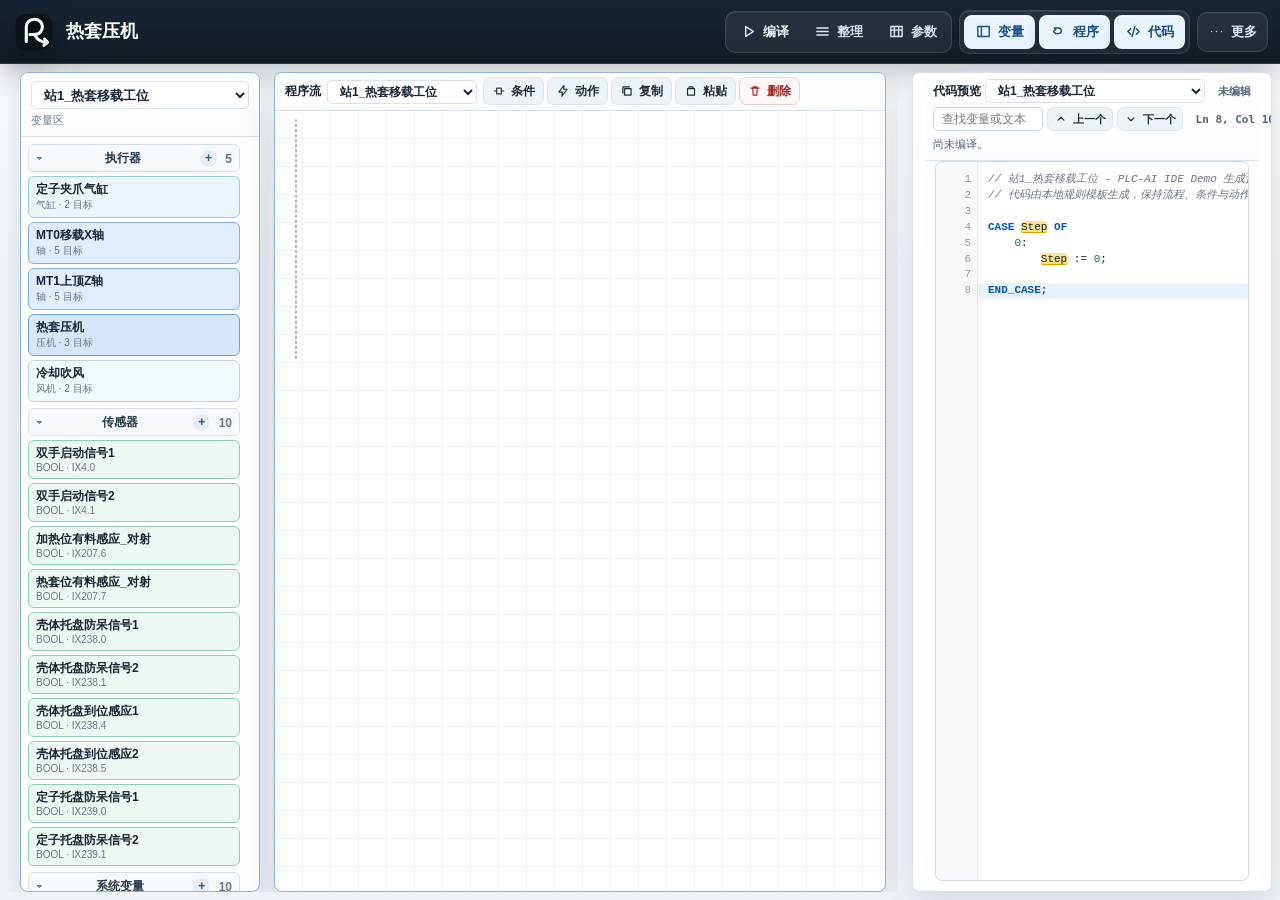
<file: index.html>
<!doctype html>
<html lang="zh-CN">
  <head>
    <meta charset="UTF-8" />
    <meta name="viewport" content="width=device-width, initial-scale=1.0" />
    <title>PLC-AI IDE Demo</title>
    <link rel="stylesheet" href="styles.css?v=e1-logo-1" />
  </head>
  <body>
    <svg class="icon-sprite" aria-hidden="true">
      <symbol id="i-play" viewBox="0 0 24 24"><path d="M8 5v14l11-7-11-7Z"></path></symbol>
      <symbol id="i-layout" viewBox="0 0 24 24"><path d="M4 7h16M4 12h16M4 17h16"></path></symbol>
      <symbol id="i-table" viewBox="0 0 24 24"><path d="M4 5h16v14H4zM4 10h16M9 5v14M15 5v14"></path></symbol>
      <symbol id="i-sidebar" viewBox="0 0 24 24"><path d="M4 5h16v14H4zM9 5v14"></path></symbol>
      <symbol id="i-flow" viewBox="0 0 24 24"><path d="M6 7h6a4 4 0 0 1 0 8H8M8 15l-3-3 3-3"></path></symbol>
      <symbol id="i-code" viewBox="0 0 24 24"><path d="m8 8-4 4 4 4M16 8l4 4-4 4M14 5l-4 14"></path></symbol>
      <symbol id="i-more" viewBox="0 0 24 24"><path d="M5 12h.01M12 12h.01M19 12h.01"></path></symbol>
      <symbol id="i-plus" viewBox="0 0 24 24"><path d="M12 5v14M5 12h14"></path></symbol>
      <symbol id="i-open" viewBox="0 0 24 24"><path d="M4 19V7h6l2 2h8v10H4zM4 11h16"></path></symbol>
      <symbol id="i-save" viewBox="0 0 24 24"><path d="M5 5h12l2 2v12H5zM8 5v6h8M8 19v-5h8v5"></path></symbol>
      <symbol id="i-download" viewBox="0 0 24 24"><path d="M12 4v11M8 11l4 4 4-4M5 20h14"></path></symbol>
      <symbol id="i-upload" viewBox="0 0 24 24"><path d="M12 15V4M8 8l4-4 4 4M5 20h14"></path></symbol>
      <symbol id="i-trash" viewBox="0 0 24 24"><path d="M5 7h14M9 7V5h6v2M8 7l1 12h6l1-12"></path></symbol>
      <symbol id="i-condition" viewBox="0 0 24 24"><path d="M4 12h4M16 12h4M8 7v10M16 7v10M10 7h4M10 17h4"></path></symbol>
      <symbol id="i-action" viewBox="0 0 24 24"><path d="M13 3 5 14h6l-1 7 9-12h-6l1-6Z"></path></symbol>
      <symbol id="i-copy" viewBox="0 0 24 24"><path d="M8 8h11v11H8zM5 16V5h11"></path></symbol>
      <symbol id="i-paste" viewBox="0 0 24 24"><path d="M9 5h6l1 3H8l1-3ZM6 8h12v11H6z"></path></symbol>
      <symbol id="i-chevron-up" viewBox="0 0 24 24"><path d="m7 14 5-5 5 5"></path></symbol>
      <symbol id="i-chevron-down" viewBox="0 0 24 24"><path d="m7 10 5 5 5-5"></path></symbol>
    </svg>
    <div class="app-shell">
      <header class="topbar">
        <div class="brand">
          <div class="mark" aria-label="PLC-AI 快速搭建工具">
            <svg class="brand-mark-svg" viewBox="0 0 120 120" role="img" aria-hidden="true">
              <rect class="mark-tile" x="10" y="10" width="100" height="100" rx="30" />
              <path class="mark-glyph" d="M39 86V46c0-12 9-21 22-21s22 9 22 21-9 21-22 21H49" />
              <path class="mark-glyph" d="M62 67c5 12 17 21 31 21" />
              <path class="mark-glyph" d="M89 79 97 88 87 96" />
              <circle class="mark-dot" cx="39" cy="86" r="3.2" />
            </svg>
          </div>
          <div class="brand-copy">
            <h1>热套压机</h1>
          </div>
        </div>
        <div class="toolbar" aria-label="主工具栏">
          <div class="toolbar-group" aria-label="建模与编译">
            <button id="compileBtn" class="secondary tool-button command-tool" title="编译" aria-label="编译"><svg class="tool-svg"><use href="#i-play"></use></svg><span>编译</span></button>
            <button id="tidyBtn" class="secondary tool-button" title="整理画布" aria-label="整理画布"><svg class="tool-svg"><use href="#i-layout"></use></svg><span>整理</span></button>
            <button id="modelerBtn" class="secondary tool-button wide" title="参数建模" aria-label="参数建模"><svg class="tool-svg"><use href="#i-table"></use></svg><span>参数</span></button>
          </div>
          <div class="toolbar-group view-toolbar-group" aria-label="视图">
            <button id="toggleVariableBtn" class="secondary tool-button view-tool" title="显示或隐藏变量区" aria-label="显示或隐藏变量区" aria-pressed="true"><svg class="tool-svg"><use href="#i-sidebar"></use></svg><span>变量</span></button>
            <button id="toggleProgramBtn" class="secondary tool-button view-tool" title="显示或隐藏程序流" aria-label="显示或隐藏程序流" aria-pressed="true"><svg class="tool-svg"><use href="#i-flow"></use></svg><span>程序</span></button>
            <button id="toggleCodeBtn" class="secondary tool-button view-tool" title="显示或隐藏代码预览" aria-label="显示或隐藏代码预览" aria-pressed="true"><svg class="tool-svg"><use href="#i-code"></use></svg><span>代码</span></button>
          </div>
          <details class="toolbar-menu" id="toolbarMenu">
            <summary title="更多操作" aria-label="更多操作" aria-expanded="false"><svg class="tool-svg"><use href="#i-more"></use></svg><span>更多</span></summary>
            <div class="toolbar-menu-panel">
              <div class="menu-section-title">项目</div>
              <button id="newProjectBtn" class="menu-item" title="新建项目"><svg class="tool-svg"><use href="#i-plus"></use></svg><span>新建项目</span></button>
              <button id="openProjectBtn" class="menu-item" title="打开项目"><svg class="tool-svg"><use href="#i-open"></use></svg><span>打开项目</span></button>
              <button id="saveProjectBtn" class="menu-item" title="保存项目"><svg class="tool-svg"><use href="#i-save"></use></svg><span>保存项目</span></button>
              <div class="menu-section-title">变量文件</div>
              <button id="importVariablesBtn" class="menu-item" title="导入变量"><svg class="tool-svg"><use href="#i-download"></use></svg><span>导入变量</span></button>
              <button id="exportVariablesBtn" class="menu-item" title="导出变量"><svg class="tool-svg"><use href="#i-upload"></use></svg><span>导出变量</span></button>
              <div class="menu-section-title">危险操作</div>
              <button id="clearBtn" class="menu-item danger-menu-item" title="清空画布"><svg class="tool-svg"><use href="#i-trash"></use></svg><span>清空画布</span></button>
            </div>
          </details>
        </div>
      </header>

      <main class="workspace">
        <div id="stationScroller" class="station-scroller"></div>
        <div class="pane-resizer workspace-resizer" data-resizer="workspace" title="调整代码宽度"></div>

        <aside class="code-panel">
          <div class="panel-head code-head">
            <div class="code-titlebar">
              <h2>代码预览</h2>
              <select id="codeStationSelect" class="station-inline-select code-station-select" aria-label="选择代码工站"></select>
              <span id="codeHint" class="code-status">未编辑</span>
            </div>
            <div class="code-tools">
              <input id="codeFindInput" class="code-find-input" placeholder="查找变量或文本" />
              <button id="codeFindPrev" class="secondary small text-icon-button compact" type="button" title="上一个" aria-label="上一个"><svg class="tool-svg"><use href="#i-chevron-up"></use></svg><span>上一个</span></button>
              <button id="codeFindNext" class="secondary small text-icon-button compact" type="button" title="下一个" aria-label="下一个"><svg class="tool-svg"><use href="#i-chevron-down"></use></svg><span>下一个</span></button>
              <span id="codeCursorInfo" class="code-cursor-info">Ln 1, Col 1</span>
            </div>
            <div class="ai-summary" id="aiSummary">尚未编译。点击“编译”后生成梯形图逻辑与代码。</div>
          </div>
          <div class="code-editor">
            <div id="codeActiveLine" class="code-active-line" aria-hidden="true"></div>
            <pre id="codeLineNumbers" class="code-line-numbers" aria-hidden="true"></pre>
            <pre id="codeHighlight" class="code-highlight" aria-hidden="true"></pre>
            <textarea id="codePreview" class="code-preview" spellcheck="false"></textarea>
            <div id="codeSuggest" class="code-suggest" hidden></div>
          </div>
        </aside>
      </main>
    </div>
    <div id="targetModal" class="modal-backdrop" hidden>
      <section class="target-modal" role="dialog" aria-modal="true" aria-labelledby="targetModalTitle">
        <header class="target-modal-head">
          <div>
            <h2 id="targetModalTitle">编辑执行器目标</h2>
            <p id="targetModalMeta">目标保存后会更新器件库和后续动作。</p>
          </div>
          <button id="targetModalClose" class="secondary small" type="button">关闭</button>
        </header>
        <div id="targetRows" class="target-rows"></div>
        <footer class="target-modal-actions">
          <button id="targetAddRow" class="secondary" type="button">添加目标</button>
          <span></span>
          <button id="targetSaveFile" class="secondary" type="button">保存到文件</button>
          <button id="targetSave" class="secondary primary-action" type="button">保存</button>
        </footer>
      </section>
    </div>
    <textarea id="clipboardFallback" class="clipboard-fallback" aria-hidden="true"></textarea>
    <input id="projectFileInput" class="file-input-hidden" type="file" accept=".json,.plcide,application/json" />
    <input id="variableExcelInput" class="file-input-hidden" type="file" accept=".xls,.html,.htm,.csv,text/html,text/csv,application/vnd.ms-excel" />
    <div id="modelerModal" class="modal-backdrop" hidden></div>
    <script src="data.js?v=split-1"></script>
    <script src="utils.js?v=split-1"></script>
    <script src="app.js?v=node-logic-1"></script>
    <script src="codegen.js?v=split-1"></script>
    <script src="project-io.js?v=split-1"></script>
    <script src="modeler.js?v=modeler-sync-1"></script>
  </body>
</html>
</file>
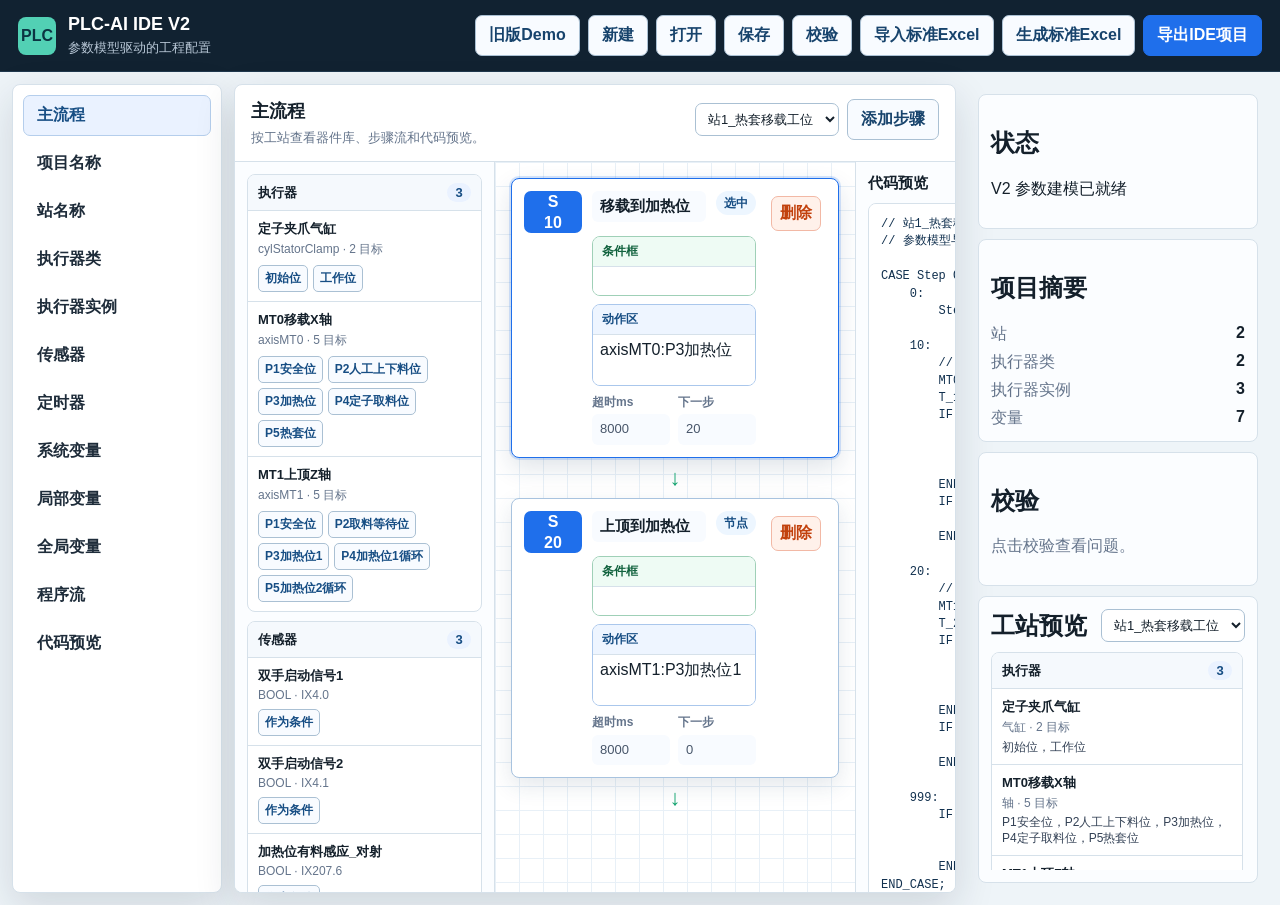
<file: index-v2.html>
<!doctype html>
<html lang="zh-CN">
  <head>
    <meta charset="UTF-8" />
    <meta name="viewport" content="width=device-width, initial-scale=1.0" />
    <title>PLC-AI IDE V2</title>
    <link rel="stylesheet" href="src/styles/app.css" />
  </head>
  <body>
    <div id="app"></div>
    <script type="module" src="src/main.js"></script>
  </body>
</html>
</file>
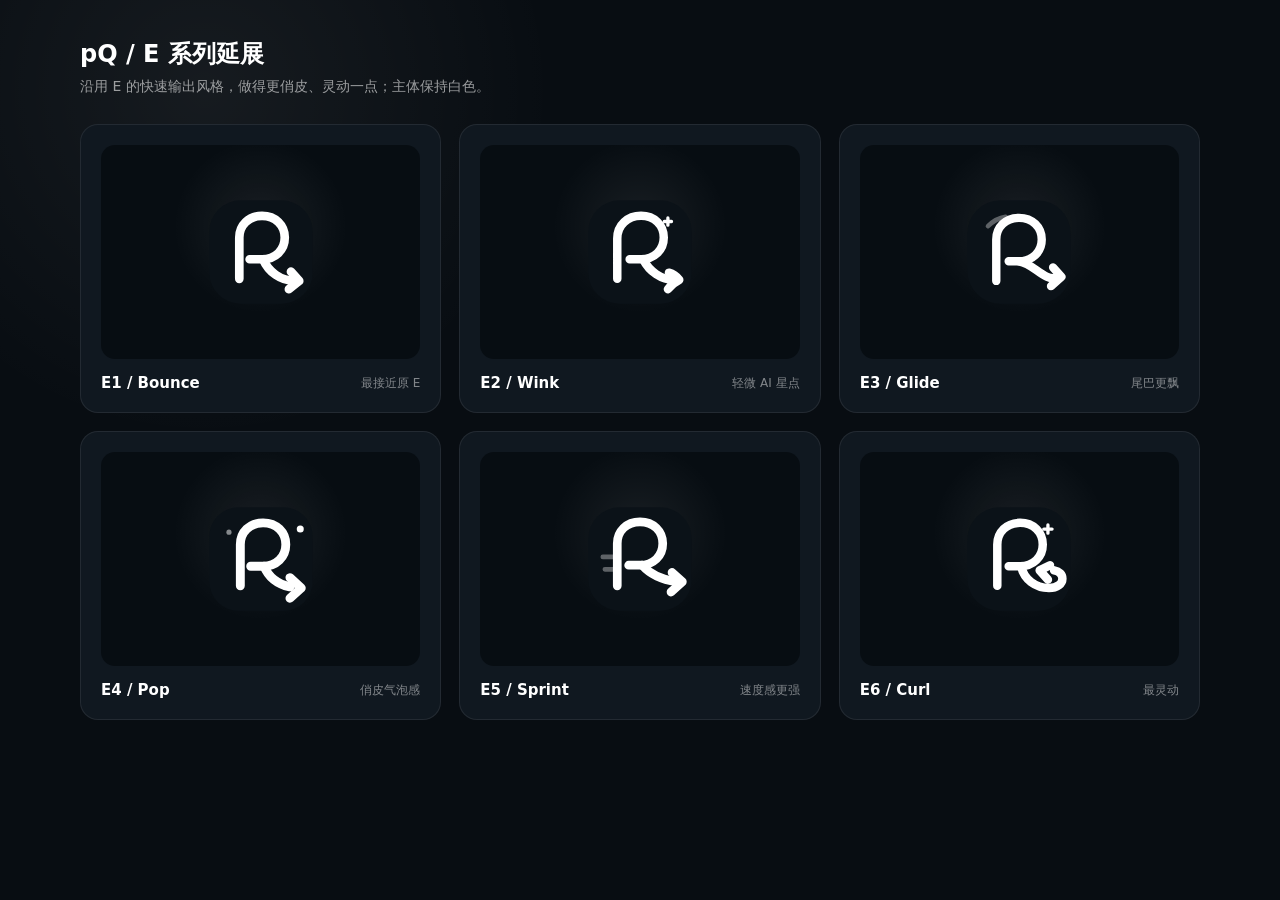
<file: pq-icon-options.html>
<!doctype html>
<html lang="zh-CN">
  <head>
    <meta charset="UTF-8" />
    <meta name="viewport" content="width=device-width, initial-scale=1.0" />
    <title>pQ Option E Variants</title>
    <style>
      * {
        box-sizing: border-box;
      }

      body {
        margin: 0;
        min-height: 100vh;
        font-family: Inter, ui-sans-serif, system-ui, -apple-system, BlinkMacSystemFont, "Segoe UI", sans-serif;
        background:
          radial-gradient(circle at 16% 10%, rgba(255, 255, 255, 0.06), transparent 26%),
          #080d12;
        color: #fff;
      }

      main {
        width: min(1120px, calc(100vw - 48px));
        margin: 0 auto;
        padding: 38px 0 56px;
      }

      h1 {
        margin: 0;
        font-size: 24px;
        letter-spacing: 0;
      }

      p {
        margin: 8px 0 28px;
        color: rgba(255, 255, 255, 0.58);
        font-size: 14px;
      }

      .grid {
        display: grid;
        grid-template-columns: repeat(3, minmax(0, 1fr));
        gap: 18px;
      }

      .card {
        border: 1px solid rgba(255, 255, 255, 0.08);
        border-radius: 18px;
        background: #101820;
        padding: 20px;
      }

      .preview {
        height: 214px;
        display: grid;
        place-items: center;
        border-radius: 14px;
        background:
          radial-gradient(circle at 50% 38%, rgba(255, 255, 255, 0.075), transparent 42%),
          #070d12;
      }

      .icon {
        width: 124px;
        height: 124px;
      }

      .glyph {
        fill: none;
        stroke: #fff;
        stroke-linecap: round;
        stroke-linejoin: round;
      }

      .soft {
        opacity: 0.34;
      }

      .meta {
        margin-top: 15px;
        display: flex;
        align-items: center;
        justify-content: space-between;
        gap: 12px;
      }

      h2 {
        margin: 0;
        font-size: 15px;
        letter-spacing: 0;
      }

      span {
        color: rgba(255, 255, 255, 0.48);
        font-size: 12px;
      }

      @media (max-width: 860px) {
        .grid {
          grid-template-columns: repeat(2, minmax(0, 1fr));
        }
      }

      @media (max-width: 560px) {
        main {
          width: calc(100vw - 24px);
          padding-top: 24px;
        }

        .grid {
          grid-template-columns: 1fr;
        }
      }
    </style>
  </head>
  <body>
    <main>
      <h1>pQ / E 系列延展</h1>
      <p>沿用 E 的快速输出风格，做得更俏皮、灵动一点；主体保持白色。</p>

      <section class="grid">
        <article class="card">
          <div class="preview">
            <svg class="icon" viewBox="0 0 120 120" role="img" aria-label="E1 Bounce">
              <rect x="10" y="10" width="100" height="100" rx="30" fill="#0b1218" />
              <path class="glyph" d="M39 86V46c0-12 9-21 22-21s22 9 22 21-9 21-22 21H49" stroke-width="8.4" />
              <path class="glyph" d="M62 67c5 12 17 21 31 21" stroke-width="8.4" />
              <path class="glyph" d="M89 79 97 88 87 96" stroke-width="8.4" />
              <circle cx="39" cy="86" r="3.2" fill="#fff" />
            </svg>
          </div>
          <div class="meta">
            <h2>E1 / Bounce</h2>
            <span>最接近原 E</span>
          </div>
        </article>

        <article class="card">
          <div class="preview">
            <svg class="icon" viewBox="0 0 120 120" role="img" aria-label="E2 Wink">
              <rect x="10" y="10" width="100" height="100" rx="30" fill="#0b1218" />
              <path class="glyph" d="M38 86V47c0-13 10-22 23-22s22 9 22 21-9 21-22 21H50" stroke-width="8.2" />
              <path class="glyph" d="M63 67c6 12 18 20 30 20" stroke-width="8.2" />
              <path class="glyph" d="M88 80c4 1 7 3 10 7-4 2-8 5-11 9" stroke-width="8.2" />
              <path class="glyph" d="M87 27v7M83.5 30.5h7" stroke-width="3.2" />
            </svg>
          </div>
          <div class="meta">
            <h2>E2 / Wink</h2>
            <span>轻微 AI 星点</span>
          </div>
        </article>

        <article class="card">
          <div class="preview">
            <svg class="icon" viewBox="0 0 120 120" role="img" aria-label="E3 Glide">
              <rect x="10" y="10" width="100" height="100" rx="32" fill="#0b1218" />
              <path class="glyph" d="M38 88V48c0-12 9-21 22-21s22 9 22 21-9 21-22 21H50" stroke-width="8.1" />
              <path class="glyph" d="M60 69c11 2 17 10 27 15 4 2 8 2 13 0" stroke-width="8.1" />
              <path class="glyph" d="M93 75 101 84 91 93" stroke-width="8.1" />
              <path class="glyph soft" d="M30 35c5-5 10-8 17-9" stroke-width="4.5" />
            </svg>
          </div>
          <div class="meta">
            <h2>E3 / Glide</h2>
            <span>尾巴更飘</span>
          </div>
        </article>

        <article class="card">
          <div class="preview">
            <svg class="icon" viewBox="0 0 120 120" role="img" aria-label="E4 Pop">
              <rect x="10" y="10" width="100" height="100" rx="28" fill="#0b1218" />
              <path class="glyph" d="M40 86V46c0-12 9-21 22-21s22 9 22 21-9 21-22 21H50" stroke-width="8.6" />
              <path class="glyph" d="M63 67c4 10 12 17 25 20" stroke-width="8.6" />
              <path class="glyph" d="M88 78 99 88 88 98" stroke-width="8.6" />
              <circle cx="98" cy="31" r="3.4" fill="#fff" />
              <circle cx="29" cy="34" r="2.5" fill="#fff" opacity=".5" />
            </svg>
          </div>
          <div class="meta">
            <h2>E4 / Pop</h2>
            <span>俏皮气泡感</span>
          </div>
        </article>

        <article class="card">
          <div class="preview">
            <svg class="icon" viewBox="0 0 120 120" role="img" aria-label="E5 Sprint">
              <rect x="10" y="10" width="100" height="100" rx="30" fill="#0b1218" />
              <path class="glyph" d="M38 86V45c0-12 9-21 22-21s22 9 22 21-9 21-22 21H49" stroke-width="8.4" />
              <path class="glyph" d="M62 66c8 9 18 14 33 16" stroke-width="8.4" />
              <path class="glyph" d="M91 73 101 82 90 92" stroke-width="8.4" />
              <path class="glyph soft" d="M24 58h12M26 70h9" stroke-width="4.5" />
            </svg>
          </div>
          <div class="meta">
            <h2>E5 / Sprint</h2>
            <span>速度感更强</span>
          </div>
        </article>

        <article class="card">
          <div class="preview">
            <svg class="icon" viewBox="0 0 120 120" role="img" aria-label="E6 Curl">
              <rect x="10" y="10" width="100" height="100" rx="31" fill="#0b1218" />
              <path class="glyph" d="M39 86V46c0-12 9-21 22-21s22 9 22 21-9 21-22 21H50" stroke-width="8.2" />
              <path class="glyph" d="M62 67c3 13 14 21 27 21 8 0 13-4 13-9 0-4-3-7-8-8" stroke-width="8.2" />
              <path class="glyph" d="M90 66 80 71l8 9" stroke-width="8.2" />
              <path class="glyph" d="M88 27v8M84 31h8" stroke-width="3.2" />
            </svg>
          </div>
          <div class="meta">
            <h2>E6 / Curl</h2>
            <span>最灵动</span>
          </div>
        </article>
      </section>
    </main>
  </body>
</html>
</file>
<file: styles.css>
:root {
  --bg: #eef3f7;
  --panel: #ffffff;
  --panel-soft: #f7f9fc;
  --line: #d9e2ec;
  --line-strong: #aab9c8;
  --text: #152331;
  --muted: #667789;
  --blue: #2563b8;
  --blue-dark: #1c4e92;
  --green: #24825d;
  --yellow: #d89b18;
  --red: #c94646;
  --cyan: #e8f8f7;
  --cyan-border: #67b8c4;
  --axis: #315fbd;
  --cyl: #46aaa5;
  --sensor: #466fb6;
  --system: #e9c85a;
  --delay: #7c63c6;
  --shadow: 0 16px 40px rgba(25, 45, 67, 0.11);
  --shadow-soft: 0 8px 20px rgba(25, 45, 67, 0.08);
}

* {
  box-sizing: border-box;
}

body {
  margin: 0;
  min-height: 100vh;
  background:
    linear-gradient(180deg, #f8fbfd 0, var(--bg) 260px),
    var(--bg);
  color: var(--text);
  font-family:
    -apple-system, BlinkMacSystemFont, "Segoe UI", "PingFang SC", "Microsoft YaHei",
    Arial, sans-serif;
}

button,
select,
input {
  font: inherit;
}

button {
  border: 0;
  cursor: pointer;
}

.app-shell {
  min-height: 100vh;
  display: flex;
  flex-direction: column;
}

.topbar {
  height: 76px;
  padding: 12px 18px;
  background: rgba(12, 23, 34, 0.96);
  color: #fff;
  display: flex;
  align-items: center;
  justify-content: space-between;
  gap: 18px;
  border-bottom: 1px solid rgba(255, 255, 255, 0.08);
  box-shadow: 0 10px 30px rgba(12, 23, 34, 0.22);
}

.brand {
  display: flex;
  align-items: center;
  gap: 14px;
  min-width: 396px;
}

.mark {
  width: 134px;
  height: 44px;
  display: grid;
  place-items: center;
  flex: 0 0 auto;
  overflow: visible;
}

.brand-mark-svg {
  width: 100%;
  height: 100%;
  display: block;
  filter: drop-shadow(0 8px 16px rgba(0, 0, 0, 0.28));
}

.mark-glyph {
  fill: none;
  stroke: #fff;
  stroke-width: 5.2;
  stroke-linecap: round;
  stroke-linejoin: round;
}

.mark-swoosh,
.mark-arrow {
  stroke-width: 4.8;
}

.brand-copy {
  display: grid;
  gap: 5px;
  min-width: 0;
}

h1,
h2,
h3,
p {
  margin: 0;
}

.brand h1 {
  display: flex;
  align-items: baseline;
  gap: 9px;
  color: #fff;
  font-size: 18px;
  line-height: 1;
  letter-spacing: 0;
  white-space: nowrap;
}

.brand-cn {
  font-size: 18px;
  font-weight: 850;
}

.brand-product {
  color: #dceaf7;
  font-size: 16px;
  font-weight: 760;
}

.brand p,
.panel-head p,
.entry-title small {
  color: var(--muted);
  font-size: 12px;
  margin-top: 4px;
}

.topbar .brand p {
  display: flex;
  align-items: center;
  gap: 7px;
  color: #9fb0bf;
  font-weight: 700;
  line-height: 1;
  margin-top: 0;
}

.brand-dot {
  width: 3px;
  height: 3px;
  border-radius: 999px;
  background: rgba(151, 181, 207, 0.7);
}

.toolbar {
  display: flex;
  align-items: center;
  gap: 8px;
  flex-wrap: wrap;
  justify-content: flex-end;
}

.toolbar select,
.toolbar button {
  height: 38px;
}

.file-input-hidden {
  position: fixed;
  width: 1px;
  height: 1px;
  opacity: 0;
  pointer-events: none;
}

select,
input {
  border: 1px solid var(--line);
  border-radius: 6px;
  padding: 0 10px;
  background: #fff;
  color: var(--text);
  outline: none;
  transition:
    border-color 120ms ease,
    box-shadow 120ms ease;
}

select:focus,
input:focus {
  border-color: #7da2d8;
  box-shadow: 0 0 0 3px rgba(47, 110, 203, 0.14);
}

button {
  border-radius: 6px;
  padding: 0 12px;
  font-weight: 650;
  box-shadow: none;
  transition:
    transform 120ms ease,
    background 120ms ease,
    opacity 120ms ease;
}

button:hover {
  transform: translateY(-1px);
}

.primary {
  background: linear-gradient(180deg, #2f73d0, var(--blue));
  color: #fff;
  box-shadow: 0 8px 18px rgba(37, 99, 184, 0.28);
}

.primary:hover {
  background: var(--blue-dark);
}

.secondary {
  background: #eef3f8;
  color: #1f2b37;
  border: 1px solid #dbe5ee;
}

.danger {
  background: #fff0f0;
  color: #9d2626;
  border: 1px solid #f4c9c9;
}

.small {
  height: 30px;
  padding: 0 10px;
}

.workspace {
  flex: 1;
  display: grid;
  grid-template-columns: minmax(0, 1fr) 6px minmax(280px, var(--code-width, 360px));
  gap: 12px;
  padding: 12px;
  min-height: 0;
}

.library-panel,
.canvas-panel,
.code-panel {
  background: var(--panel);
  border: 1px solid var(--line);
  border-radius: 10px;
  box-shadow: var(--shadow);
  min-height: 0;
}

.library-panel,
.code-panel {
  overflow: hidden;
  display: flex;
  flex-direction: column;
}

.panel-head {
  padding: 12px 14px;
  border-bottom: 1px solid var(--line);
  background: linear-gradient(180deg, #ffffff, #fbfcfe);
}

.panel-head h2 {
  font-size: 15px;
  letter-spacing: 0;
}

.canvas-head {
  display: flex;
  align-items: center;
  justify-content: space-between;
  gap: 12px;
}

.library-groups {
  overflow: scroll;
  flex: 1;
  min-height: 0;
  padding: 10px 11px 14px;
  scrollbar-gutter: stable both-edges;
}

.library-group {
  margin-bottom: 10px;
}

.library-title {
  display: flex;
  align-items: center;
  justify-content: space-between;
  margin-bottom: 6px;
  color: #32495e;
  font-size: 13px;
  font-weight: 800;
  padding: 0 2px;
}

.library-title span:last-child {
  color: var(--muted);
  font-weight: 650;
}

.library-item {
  width: 100%;
  display: flex;
  align-items: center;
  justify-content: space-between;
  gap: 8px;
  min-height: 39px;
  margin-bottom: 7px;
  padding: 8px 10px;
  border: 1px solid #c8d5e2;
  border-radius: 7px;
  background: var(--panel-soft);
  cursor: default;
  user-select: none;
  box-shadow: 0 1px 0 rgba(255, 255, 255, 0.75);
  transition:
    border-color 120ms ease,
    box-shadow 120ms ease,
    transform 120ms ease,
    background 120ms ease;
}

.library-item:active {
  cursor: default;
}

.library-item:hover {
  transform: translateY(-1px);
  border-color: #8da5be;
  box-shadow: var(--shadow-soft);
}

.library-item.is-selected-tool {
  border-color: #2267bd;
  box-shadow:
    0 0 0 2px rgba(37, 99, 184, 0.22),
    var(--shadow-soft);
}

.library-item strong {
  font-size: 13px;
  line-height: 1.25;
  color: #162536;
}

.library-item small {
  color: var(--muted);
  font-size: 11px;
  white-space: nowrap;
}

.library-item.axis {
  background: #edf4ff;
  border-color: #a8bde8;
}

.library-item.cylinder {
  background: #eaf9f7;
  border-color: #94cfca;
}

.library-item.press {
  background: #f0f4f8;
  border-color: #b5c2ce;
}

.library-item.sensor {
  background: #f0f5ff;
  border-color: #a9bbdc;
}

.library-item.system {
  background: #fff8dd;
  border-color: #dfc870;
}

.library-item.delay {
  background: #f4f0ff;
  border-color: #b8a9e5;
}

.library-item.local {
  background: #eef8f1;
  border-color: #9dcda7;
}

.library-item.global {
  background: #fff3e8;
  border-color: #e0b382;
}

.drag-ghost {
  position: fixed;
  left: 0;
  top: 0;
  z-index: 9999;
  width: 210px;
  opacity: 0.92;
  pointer-events: none;
  box-shadow: 0 18px 40px rgba(20, 34, 48, 0.22);
}

.drag-ghost.action-ghost {
  width: 260px;
}

.drag-ghost.step-ghost {
  width: 420px;
}

.canvas-panel {
  display: flex;
  flex-direction: column;
  overflow: hidden;
}

.entry-card {
  margin: 12px 14px 0;
  border: 1px solid var(--line);
  border-radius: 8px;
  background: #fffdf3;
  box-shadow: var(--shadow-soft);
}

.entry-title {
  height: 38px;
  display: flex;
  align-items: center;
  justify-content: space-between;
  gap: 12px;
  padding: 0 12px;
  border-bottom: 1px solid #ecdda0;
  color: #263b4d;
  font-weight: 800;
}

.flow-canvas {
  flex: 1;
  overflow: auto;
  padding: 12px 14px 18px;
  background:
    linear-gradient(#eef4f8 1px, transparent 1px),
    linear-gradient(90deg, #eef4f8 1px, transparent 1px);
  background-size: 28px 28px;
  background-position: -1px -1px;
}

.empty-canvas {
  min-height: 220px;
  height: calc(100vh - 250px);
  border: 1px dashed #a6b8ca;
  border-radius: 8px;
  background:
    linear-gradient(180deg, rgba(255, 255, 255, 0.68), rgba(246, 250, 254, 0.88)),
    #f8fbff;
  display: grid;
  place-items: center;
  color: var(--muted);
  text-align: center;
}

body.tool-selected .empty-canvas,
body.tool-selected .flow-arrow,
body.tool-selected .node-actions,
body.tool-selected .node-condition {
  cursor: crosshair;
}

body.tool-selected .empty-canvas,
body.tool-selected .flow-arrow:hover,
body.tool-selected .node-actions:hover,
body.tool-selected .node-condition:hover {
  outline: 2px solid rgba(37, 99, 184, 0.34);
  background-color: rgba(242, 247, 255, 0.72);
}

.flow-step {
  position: relative;
  margin: 0 auto;
  max-width: none;
  width: min(760px, 100%);
}

.flow-node {
  position: relative;
  border: 1px solid #88a8c7;
  border-radius: 8px;
  background: rgba(251, 253, 255, 0.94);
  box-shadow: var(--shadow-soft);
  padding: 7px;
}

.flow-step.is-active-step .flow-node {
  border-color: #2c78c7;
  box-shadow:
    0 0 0 2px rgba(44, 120, 199, 0.16),
    var(--shadow-soft);
}

.node-tools {
  position: absolute;
  top: 6px;
  right: 6px;
  z-index: 3;
  display: flex;
  gap: 4px;
  opacity: 0;
  pointer-events: none;
  transition: opacity 120ms ease;
}

.flow-step:hover .node-tools {
  opacity: 1;
  pointer-events: auto;
}

.node-tool {
  width: 22px;
  height: 22px;
  padding: 0;
  border-radius: 5px;
  background: rgba(238, 243, 248, 0.94);
  border: 1px solid #d3e0ec;
  color: #34495c;
  font-size: 12px;
  line-height: 1;
}

.node-tool.delete {
  background: rgba(255, 238, 238, 0.96);
  border-color: #efc9c9;
  color: #9f2424;
}

.flow-arrow {
  width: min(760px, 100%);
  height: 44px;
  margin: 0 auto;
  position: relative;
  border-radius: 8px;
}

.flow-arrow.terminal-arrow {
  opacity: 0.48;
}

.flow-arrow.terminal-arrow:hover,
.flow-arrow.terminal-arrow.is-over {
  opacity: 1;
}

.flow-arrow.pending-arrow {
  opacity: 1;
}

.flow-arrow.is-active-insert {
  opacity: 1;
  outline: 2px solid rgba(44, 120, 199, 0.24);
  border-radius: 8px;
}

.flow-arrow.is-active-insert span,
.flow-arrow.is-over span {
  width: 3px;
  background: #167d4c;
}

.flow-arrow.is-top-insert {
  height: 34px;
  margin-top: 2px;
  opacity: 0.72;
}

.flow-arrow span {
  position: absolute;
  left: 50%;
  top: 4px;
  width: 2px;
  height: 32px;
  background: #20a460;
  transform: translateX(-50%);
}

.flow-arrow span::after {
  content: "";
  position: absolute;
  left: 50%;
  bottom: -2px;
  width: 10px;
  height: 10px;
  border-right: 2px solid #20a460;
  border-bottom: 2px solid #20a460;
  transform: translateX(-50%) rotate(45deg);
  background: transparent;
}

.flow-arrow.is-over span {
  width: 3px;
  background: #167d4c;
}

.flow-arrow-label {
  position: absolute;
  left: 50%;
  top: 8px;
  z-index: 2;
  height: 20px;
  min-width: 34px;
  transform: translateX(12px);
  padding: 0 7px;
  border: 1px solid #c9d8e6;
  border-radius: 999px;
  background: rgba(255, 255, 255, 0.94);
  color: #31546d;
  font-size: 10px;
  font-weight: 850;
  line-height: 18px;
  cursor: pointer;
  box-shadow: 0 1px 4px rgba(31, 54, 74, 0.08);
  transition: none;
}

.flow-arrow-label:hover,
.flow-arrow-label:focus-visible {
  transform: translateX(12px);
  border-color: #8cbde1;
  color: #12669b;
  background: #f5fbff;
}

.condition-row,
.action-row {
  min-height: 28px;
  border: 1px dashed transparent;
  border-radius: 7px;
  background: transparent;
  padding: 4px;
  display: flex;
  align-items: center;
  gap: 6px;
  flex-wrap: wrap;
}

.condition-row {
  margin-bottom: 4px;
}

.entry-card .condition-row {
  border: 0;
  border-radius: 0 0 8px 8px;
  min-height: 56px;
}

.condition-row.has-conditions {
  position: relative;
  min-height: 52px;
  align-items: center;
  gap: 0;
  padding: 4px 12px;
  flex-wrap: nowrap;
  overflow-x: auto;
  overflow-y: hidden;
}

.condition-row.has-conditions::before,
.condition-row.has-conditions::after {
  content: "";
  position: sticky;
  top: 5px;
  z-index: 1;
  align-self: stretch;
  width: 2px;
  min-width: 2px;
  height: 42px;
  background: #2e4053;
}

.condition-row.has-conditions::before {
  left: 0;
  margin-right: 6px;
}

.condition-row.has-conditions::after {
  right: 0;
  margin-left: 6px;
}

.condition-row.has-conditions .condition-chip::before,
.condition-row.has-conditions .condition-chip::after {
  content: "";
  position: absolute;
  top: 25px;
  width: 8px;
  height: 2px;
  background: #2e4053;
}

.condition-row.has-conditions .condition-chip::before {
  left: -8px;
}

.condition-row.has-conditions .condition-chip::after {
  right: -8px;
}

.node-condition.empty-condition {
  min-height: 16px;
  padding: 0;
  margin: 0 0 4px;
  border: 1px dashed transparent;
}

.node-condition.empty-condition.is-over {
  min-height: 30px;
  padding: 4px;
}

.node-condition.empty-condition.is-active-rung {
  min-height: 30px;
  border-color: rgba(44, 120, 199, 0.45);
  background: rgba(241, 247, 255, 0.58);
}

.condition-row.is-active-rung {
  outline: 2px solid rgba(44, 120, 199, 0.28);
}

.drop-zone.is-over {
  outline: 2px solid rgba(37, 99, 184, 0.5);
  background: #f2f7ff;
}

.placeholder {
  display: none;
}

.condition-chip {
  position: relative;
  min-width: 64px;
  height: 46px;
  display: inline-grid;
  grid-template-rows: 14px 18px 12px;
  align-items: center;
  justify-items: center;
  gap: 0;
  padding: 0 5px;
  border: 0;
  border-radius: 0;
  background: transparent;
  font-size: 12px;
  box-shadow: none;
  margin: 0 6px;
  flex: 0 0 auto;
}

.condition-chip .contact {
  min-width: 38px;
  height: 18px;
  display: inline-flex;
  align-items: center;
  justify-content: center;
  color: #243748;
  font-family: "SFMono-Regular", Consolas, monospace;
  font-size: 13px;
  font-weight: 800;
  background: #fffdf1;
  z-index: 1;
}

.condition-chip.nc .contact {
  color: #152331;
}

.condition-chip button,
.action-card button {
  height: 22px;
  min-width: 22px;
  padding: 0 5px;
  border-radius: 4px;
  background: #f0f4f8;
  border: 1px solid #d9e2eb;
  color: #475564;
  font-size: 12px;
}

.condition-chip button {
  position: absolute;
  top: 12px;
  opacity: 0;
  pointer-events: none;
  transition: opacity 120ms ease;
}

.condition-chip button[data-cond-action="toggle"] {
  right: -15px;
}

.condition-chip button[data-cond-action="remove"] {
  right: -40px;
}

.condition-chip:hover button {
  opacity: 1;
  pointer-events: auto;
}

.contact-name,
.contact-address {
  display: block;
  max-width: 76px;
  overflow: hidden;
  text-overflow: ellipsis;
  white-space: nowrap;
}

.contact-name {
  color: #172536;
  font-size: 11px;
  font-weight: 750;
  line-height: 14px;
}

.contact-address {
  color: #667789;
  font-size: 10px;
  line-height: 12px;
}

.action-remove {
  opacity: 0;
  pointer-events: none;
  transition: opacity 120ms ease;
}

.action-card:hover .action-remove {
  opacity: 1;
  pointer-events: auto;
}

.action-row {
  background: transparent;
  display: flex;
  flex-direction: column;
  align-items: stretch;
  gap: 0;
  padding: 0;
}

.action-card {
  min-width: 0;
  max-width: 100%;
  width: 100%;
  border: 1px solid #4f8fb1;
  border-radius: 0;
  background: var(--cyan);
  overflow: hidden;
  box-shadow: 0 2px 7px rgba(32, 80, 96, 0.07);
  cursor: grab;
  margin-top: -1px;
  transition:
    transform 120ms ease,
    box-shadow 120ms ease,
    opacity 120ms ease;
}

.action-card:first-child {
  margin-top: 0;
  border-radius: 6px 6px 0 0;
}

.action-card:last-child {
  border-radius: 0 0 6px 6px;
}

.action-card:only-child {
  border-radius: 6px;
}

.action-card:hover {
  box-shadow: 0 6px 14px rgba(32, 80, 96, 0.12);
}

.action-card.is-moving {
  opacity: 0.38;
}

.action-main {
  min-height: 32px;
  display: grid;
  grid-template-columns: 18px minmax(126px, 1fr) 132px 28px;
  gap: 6px;
  align-items: center;
  padding: 4px 6px;
  height: 100%;
}

.drag-handle {
  height: 24px;
  display: inline-grid;
  place-items: center;
  border-radius: 4px;
  color: rgba(21, 35, 49, 0.55);
  cursor: grab;
  font-size: 13px;
  line-height: 1;
}

.drag-handle:hover {
  background: rgba(255, 255, 255, 0.5);
  color: rgba(21, 35, 49, 0.8);
}

.node-actions.is-over {
  outline-style: solid;
}

.node-actions.is-over::after {
  content: "";
  min-height: 32px;
  display: block;
  width: 100%;
  border: 1px dashed #3a7dbd;
  border-radius: 6px;
  background: rgba(58, 125, 189, 0.08);
}

.action-main strong {
  display: block;
  font-size: 12px;
  color: #183244;
  white-space: nowrap;
  overflow: hidden;
  text-overflow: ellipsis;
}

.action-main small {
  color: #30505c;
  display: block;
  margin-top: 1px;
  font-size: 11px;
  white-space: nowrap;
  overflow: hidden;
  text-overflow: ellipsis;
}

.inline-action-select,
.inline-duration {
  width: 100%;
  height: 25px;
  padding: 0 7px;
  border-radius: 5px;
  font-size: 12px;
  border-color: #c8d7e4;
}

.action-card.axis {
  background: #4777cf;
  border-color: #355faa;
  color: #fff;
}

.action-card.cylinder {
  background: #b9ece5;
  border-color: #62bdb2;
}

.action-card.delay {
  background: #f4f0ff;
  border-color: #ad9ee1;
}

.action-card.press,
.action-card.heater,
.action-card.fan {
  background: #f0f4f8;
  border-color: #aebbc8;
}

.action-card.axis .action-main strong,
.action-card.axis .drag-handle {
  color: #fff;
}

.action-card.axis select {
  border-color: rgba(255, 255, 255, 0.35);
}

.done-line {
  min-height: 25px;
  padding: 5px 7px;
  border-top: 1px solid rgba(64, 95, 112, 0.18);
  background: rgba(255, 255, 255, 0.52);
  color: #405467;
  font-size: 12px;
}

.ai-line {
  margin-top: 6px;
  border-top: 1px solid #dbe6f0;
  padding-top: 6px;
  color: #506174;
  font-size: 12px;
  display: flex;
  flex-wrap: wrap;
  gap: 6px;
}

.ai-pill {
  border-radius: 999px;
  padding: 3px 7px;
  background: #eff8f2;
  color: #276143;
  border: 1px solid #b9d9c7;
}

.ai-summary {
  margin: 12px 12px 10px;
  padding: 10px 12px;
  border: 1px solid #cfdeec;
  border-radius: 8px;
  background: linear-gradient(180deg, #f9fcff, #f4f9ff);
  color: #2a3d50;
  box-shadow: var(--shadow-soft);
}

.ai-summary strong {
  display: block;
  margin-bottom: 6px;
}

.ai-summary p,
.ai-summary li {
  color: #536476;
  font-size: 12px;
  line-height: 1.45;
}

.ai-summary ul {
  padding-left: 18px;
  margin: 6px 0 0;
}

.code-preview {
  flex: 1;
  margin: 0 12px 12px;
  padding: 12px;
  overflow: auto;
  border: 1px solid #233447;
  border-radius: 8px;
  background: #101821;
  color: #e0e9f4;
  font-family: "SFMono-Regular", Consolas, "Liberation Mono", Menlo, monospace;
  font-size: 11px;
  line-height: 1.5;
  white-space: pre;
  box-shadow: inset 0 1px 0 rgba(255, 255, 255, 0.05);
}

.dialog {
  width: 430px;
  border: 1px solid var(--line);
  border-radius: 10px;
  padding: 0;
  box-shadow: 0 24px 60px rgba(10, 20, 31, 0.3);
}

.dialog::backdrop {
  background: rgba(11, 20, 30, 0.45);
}

.dialog-head {
  height: 50px;
  padding: 0 14px;
  display: flex;
  align-items: center;
  justify-content: space-between;
  border-bottom: 1px solid var(--line);
  background: #fbfcfe;
}

.dialog-head h3 {
  font-size: 16px;
}

.icon-button {
  width: 28px;
  height: 28px;
  display: grid;
  place-items: center;
  border-radius: 5px;
  background: #eef2f6;
}

.text-icon-button {
  height: 28px;
  min-width: 58px;
  display: inline-flex;
  align-items: center;
  justify-content: center;
  gap: 5px;
  padding: 0 9px;
  border-radius: 7px;
  font-size: 12px;
  font-weight: 800;
  white-space: nowrap;
}

.text-icon-button.compact {
  min-width: 54px;
  padding: 0 8px;
}

.text-icon-button .tool-svg {
  width: 14px;
  height: 14px;
  flex: 0 0 auto;
}

.form-grid {
  padding: 16px;
  display: grid;
  gap: 12px;
}

.form-grid label {
  display: grid;
  gap: 6px;
  color: #2b3a4a;
  font-size: 13px;
  font-weight: 750;
}

.form-grid select,
.form-grid input {
  height: 38px;
}

.hidden {
  display: none !important;
}

.dialog-actions {
  height: 58px;
  padding: 0 16px;
  display: flex;
  align-items: center;
  justify-content: flex-end;
  gap: 8px;
  border-top: 1px solid var(--line);
}

.dialog-actions button {
  height: 36px;
}

.clipboard-fallback {
  position: fixed;
  left: -9999px;
  top: -9999px;
  width: 1px;
  height: 1px;
}

@media (max-width: 1280px) {
  .workspace {
    grid-template-columns: 280px minmax(480px, 1fr) 380px;
  }
}

@media (max-width: 900px) {
  .topbar {
    height: auto;
    align-items: flex-start;
    flex-direction: column;
  }

  .toolbar {
    width: 100%;
    justify-content: flex-start;
  }

  .workspace {
    grid-template-columns: 238px minmax(0, 1fr);
    gap: 10px;
    padding: 10px;
  }

  .code-panel {
    display: none;
  }

  .library-panel {
    min-width: 0;
  }

  .library-item {
    min-height: 34px;
    padding: 7px 8px;
  }

  .library-item strong {
    font-size: 12px;
  }

  .flow-step,
  .flow-arrow {
    width: 100%;
  }

  .action-main {
    grid-template-columns: 16px minmax(70px, 1fr) 92px 22px;
    gap: 4px;
  }

  .inline-action-select,
  .inline-duration {
    padding: 0 5px;
  }
}

/* Final compact single-canvas sizing */
.station-head {
  display: grid;
  gap: 2px;
}

.station-inline-select {
  width: 100%;
  height: 28px;
  padding: 0 8px;
  border-radius: 5px;
  font-size: 13px;
  font-weight: 750;
  color: #162536;
  background: #fff;
}

.flow-canvas {
  display: flex;
  flex-direction: column;
  align-items: center;
}

.flow-step,
.flow-arrow {
  width: var(--node-width, 390px);
  max-width: calc(100% - 12px);
  flex: 0 0 auto;
}

.flow-node {
  width: 100%;
}

.action-main {
  grid-template-columns: 16px minmax(120px, 1fr) 126px 22px 22px;
}

/* Keep the video-style condition frame visible. This block intentionally stays at EOF. */
.station-workspace {
  grid-template-columns: var(--library-width, 240px) 6px minmax(0, 1fr);
  min-width: 0;
}

.flow-canvas {
  align-items: flex-start;
}

.flow-step,
.flow-arrow {
  max-width: none;
}

.flow-step.is-condition-step {
  width: max-content;
  min-width: 0;
}

.flow-step.is-condition-step .flow-node {
  padding: 5px;
  border-color: #8bb9e4;
  background: #f7fbff;
}

.condition-row.has-conditions,
.condition-row.has-empty-logic {
  min-height: 260px;
  padding: 0;
  overflow: visible;
  border: 2px solid #8bbce8;
  border-radius: 8px;
  background: #fffdf3;
  box-shadow:
    inset 0 0 0 2px rgba(219, 237, 255, 0.72),
    0 4px 14px rgba(41, 83, 124, 0.12);
}

.condition-toolbar {
  min-height: 36px;
  padding: 4px 6px;
  gap: 4px;
  background: #eef6ff;
  border-bottom: 2px solid #c6ddf4;
}

.condition-toolbar button {
  height: 27px;
  min-width: 58px;
  padding: 0 7px;
  border-color: #b9d2eb;
  background: #fbfdff;
}

.ladder-scroll {
  min-height: 184px;
  padding: 12px 14px 14px;
  overflow: visible;
}

.ladder-grid {
  grid-auto-rows: 66px;
  min-width: 100%;
  width: max-content;
}

.ladder-rail {
  width: 3px;
  min-width: 3px;
}

.ladder-wire {
  width: 50px;
  min-width: 50px;
  height: 58px;
}

.condition-chip {
  min-width: 104px;
  height: 58px;
  grid-template-rows: 17px 22px 15px;
  border-width: 0;
  background: transparent;
  box-shadow: none;
}

.condition-chip .contact {
  min-width: 54px;
  height: 22px;
  font-size: 22px;
  line-height: 22px;
}

@media (max-width: 900px) {
  .station-workspace {
    min-width: 760px;
    grid-template-columns: 220px minmax(0, 1fr);
  }
}

/* True final PLC proportions. Keep at EOF. */
.condition-row.has-conditions,
.condition-row.has-empty-logic {
  min-height: 208px;
}

.ladder-scroll {
  min-height: 164px;
  padding: 10px 12px 12px;
}

.ladder-cell rect {
  fill: #fbfbfa;
  stroke: #d6d6d6;
  stroke-width: 1;
  stroke-dasharray: 5 5;
}

.cell-edge {
  stroke: transparent;
  stroke-width: 1;
  stroke-dasharray: none;
  cursor: ew-resize;
}

.cell-edge:hover {
  stroke: rgba(75, 115, 207, 0.28);
  stroke-width: 2;
  stroke-dasharray: 5 5;
}

.cell-edge.is-on {
  stroke: #4b73cf;
  stroke-width: 2;
  stroke-dasharray: none;
}

.ladder-cell .cell-edge-hit {
  fill: rgba(255, 255, 255, 0.001);
  fill-opacity: 0;
  stroke: none;
  cursor: ew-resize;
  pointer-events: all;
}

.cell-symbol-line {
  stroke: #4b73cf;
  stroke-width: 2;
  stroke-linecap: square;
  fill: none;
}

.cell-edge-text {
  font: 800 13px "SFMono-Regular", Consolas, monospace;
}

.cell-binding-label {
  font-size: 7px;
}

/* Match supplied PLC reference: heavy grey grid, lighter blue symbols. */
.ladder-cell rect {
  fill: #fbfbfa;
  stroke: #d6d6d6;
  stroke-width: 1;
  stroke-dasharray: 5 5;
}

.cell-edge {
  stroke: transparent;
  stroke-width: 1;
  stroke-dasharray: none;
  cursor: ew-resize;
}

.cell-edge:hover {
  stroke: rgba(75, 115, 207, 0.28);
  stroke-width: 2;
  stroke-dasharray: 5 5;
}

.cell-edge.is-on {
  stroke: #4b73cf;
  stroke-width: 2;
  stroke-dasharray: none;
}

.cell-edge-hit {
  fill: rgba(255, 255, 255, 0.001);
  stroke: none;
  cursor: ew-resize;
  pointer-events: all;
}

.cell-symbol-line {
  stroke: #4b73cf;
  stroke-width: 2;
  stroke-linecap: square;
  fill: none;
}
*** End of File
.ladder-cell rect {
  fill: #fbfbfa;
  stroke: #d6d6d6;
  stroke-width: 4;
  stroke-dasharray: 28 10;
}

.cell-edge {
  stroke: #d6d6d6;
  stroke-width: 4;
  stroke-dasharray: 28 10;
}

.cell-edge:hover {
  stroke: #9fb5e8;
  stroke-width: 4;
}

.cell-edge.is-on {
  stroke: #4b73cf;
  stroke-width: 3;
  stroke-dasharray: none;
}

.cell-symbol-line {
  stroke: #4b73cf;
  stroke-width: 3;
}

/* Match supplied PLC reference: heavy grey grid, lighter blue symbols. */
.ladder-cell rect {
  fill: #fbfbfa;
  stroke: #d6d6d6;
  stroke-width: 4;
  stroke-dasharray: 28 10;
}

.cell-edge {
  stroke: #d6d6d6;
  stroke-width: 4;
  stroke-dasharray: 28 10;
}

.cell-edge:hover {
  stroke: #9fb5e8;
  stroke-width: 4;
}

.cell-edge.is-on {
  stroke: #4b73cf;
  stroke-width: 3;
  stroke-dasharray: none;
}

.cell-symbol-line {
  stroke: #4b73cf;
  stroke-width: 3;
}

/* Match supplied PLC reference: heavy grey grid, lighter blue symbols. */
.ladder-cell rect {
  fill: #fbfbfa;
  stroke: #d6d6d6;
  stroke-width: 4;
  stroke-dasharray: 28 10;
}

.cell-edge {
  stroke: #d6d6d6;
  stroke-width: 4;
  stroke-dasharray: 28 10;
}

.cell-edge:hover {
  stroke: #9fb5e8;
  stroke-width: 4;
}

.cell-edge.is-on {
  stroke: #4b73cf;
  stroke-width: 3;
  stroke-dasharray: none;
}

.cell-symbol-line {
  stroke: #4b73cf;
  stroke-width: 3;
}

/* Final PLC-like proportions: no thin cells, lighter marks */
.condition-row.has-conditions,
.condition-row.has-empty-logic {
  min-height: 208px;
}

.ladder-scroll {
  min-height: 164px;
  padding: 10px 12px 12px;
}

.ladder-cell rect {
  fill: #fafafa;
  stroke: #dcdfe3;
  stroke-width: 1;
  stroke-dasharray: 4 4;
}

.cell-edge {
  stroke: rgba(176, 188, 204, 0.34);
  stroke-width: 2;
  stroke-dasharray: 4 4;
}

.cell-edge:hover {
  stroke: rgba(75, 115, 207, 0.42);
  stroke-width: 3;
}

.cell-edge.is-on {
  stroke: #4b73cf;
  stroke-width: 4;
  stroke-dasharray: none;
}

.cell-symbol-line {
  stroke: #4b73cf;
  stroke-width: 4;
}

.cell-edge-text {
  font: 800 13px "SFMono-Regular", Consolas, monospace;
}

.cell-binding-label {
  font-size: 7px;
}

/* Compact ladder sizing */
.condition-row.has-conditions,
.condition-row.has-empty-logic {
  min-height: 218px;
}

.ladder-scroll {
  min-height: 174px;
  padding: 12px 14px 14px;
}

.cell-edge.is-on {
  stroke-width: 6;
}

.cell-symbol-line {
  stroke-width: 6;
}

.cell-edge-text {
  font-size: 15px;
}

.cell-binding-label {
  font-size: 8px;
}

/* Square-cell ladder editor overrides */
.condition-toolbar {
  display: none;
}

.ladder-grid-bg {
  fill: transparent;
}

.ladder-cell rect {
  fill: rgba(255, 255, 255, 0.45);
  stroke: #dfe3e7;
  stroke-width: 1;
  stroke-dasharray: 5 5;
}

.ladder-cell.is-selected-cell rect {
  fill: rgba(225, 240, 255, 0.72);
  stroke: #4b8bd6;
  stroke-width: 2;
  stroke-dasharray: none;
}

.cell-edge {
  stroke: rgba(75, 115, 207, 0.24);
  stroke-width: 8;
  stroke-dasharray: 6 6;
  cursor: ew-resize;
}

.cell-edge:hover {
  stroke: rgba(75, 115, 207, 0.52);
}

.cell-edge.is-on {
  stroke: #4b73cf;
  stroke-width: 7;
  stroke-dasharray: none;
}

.cell-edge-hit {
  fill: transparent;
  stroke: none;
  cursor: ew-resize;
}

.cell-symbol-line {
  stroke: #4b73cf;
  stroke-width: 7;
  stroke-linecap: square;
  fill: none;
}

.cell-edge-text {
  fill: #4b73cf;
  font: 800 18px "SFMono-Regular", Consolas, monospace;
  pointer-events: none;
}

.cell-binding-label {
  fill: #23415f;
  font-size: 10px;
  font-weight: 800;
  pointer-events: none;
}

.cell-menu,
.grid-context-menu {
  position: absolute;
  z-index: 50;
  display: flex;
  gap: 4px;
  padding: 6px;
  border: 1px solid #b9cde1;
  border-radius: 6px;
  background: #fff;
  box-shadow: 0 8px 20px rgba(30, 50, 70, 0.18);
}

.cell-menu button,
.grid-context-menu button {
  height: 24px;
  padding: 0 8px;
  border: 1px solid #d2dfeb;
  border-radius: 4px;
  background: #f7fafc;
  color: #26384b;
  font-size: 11px;
  font-weight: 750;
}

.cell-menu button.is-active {
  border-color: #317dca;
  background: #e7f2ff;
  color: #155b9f;
}

.grid-context-menu {
  display: grid;
  grid-template-columns: repeat(2, minmax(74px, 1fr));
  align-items: stretch;
  width: 168px;
}

.grid-context-menu label {
  grid-column: 1 / -1;
  display: flex;
  align-items: center;
  gap: 6px;
  font-size: 11px;
  font-weight: 750;
}

.grid-context-menu input {
  width: 48px;
  height: 22px;
}

/* SVG ladder editor */
.ladder-scroll {
  background: transparent;
}

.ladder-svg {
  display: block;
  overflow: visible;
  font-family: Inter, "Microsoft YaHei", "PingFang SC", Arial, sans-serif;
  user-select: none;
}

.svg-ladder-rail {
  display: none;
}

.svg-ladder-slot {
  cursor: crosshair;
}

.svg-ladder-slot rect {
  fill: rgba(255, 255, 255, 0.66);
  stroke: #b5c5d4;
  stroke-width: 1.2;
  stroke-dasharray: 4 4;
}

.svg-ladder-slot text {
  fill: #94a0ac;
  font-size: 11px;
  font-weight: 700;
  pointer-events: none;
}

.svg-ladder-slot.is-occupied {
  display: none;
}

.svg-ladder-slot:hover rect,
.svg-ladder-slot.is-active-slot rect {
  fill: #eaf4ff;
  stroke: #2379ca;
  stroke-width: 2;
}

.svg-ladder-slot:hover text,
.svg-ladder-slot.is-active-slot text {
  fill: #1761a7;
}

.svg-ladder-element {
  cursor: pointer;
}

.svg-ladder-element line {
  stroke: #1c354c;
  stroke-width: 3;
  stroke-linecap: round;
}

.svg-contact rect {
  fill: transparent;
  stroke: transparent;
  stroke-width: 2;
}

.svg-contact text {
  pointer-events: none;
}

.svg-contact-name {
  fill: #17324a;
  font-size: 11px;
  font-weight: 800;
}

.svg-contact-symbol {
  fill: #1c354c;
  font-family: "SFMono-Regular", Consolas, monospace;
  font-size: 21px;
  font-weight: 800;
  letter-spacing: 1px;
}

.svg-contact-detail {
  fill: #5d6c79;
  font-size: 9px;
  font-weight: 650;
}

.svg-contact.is-unbound .svg-contact-name,
.svg-contact.is-unbound .svg-contact-symbol {
  fill: #a66a12;
}

.svg-ladder-element.is-selected-component rect,
.svg-ladder-element.is-selected-component line {
  stroke: #1374d0;
}

.svg-contact.is-selected-component rect {
  fill: rgba(223, 241, 255, 0.86);
  stroke: #1374d0;
}

.svg-wire.is-selected-component line,
.svg-vwire.is-selected-component line {
  stroke-width: 6;
}

.ladder-selected-editor {
  min-height: 30px;
  padding: 4px 8px 8px;
  display: flex;
  align-items: center;
  gap: 6px;
  border-top: 1px solid #d7e7f6;
  background: #f7fbff;
}

.ladder-selected-editor .condition-point-select,
.ladder-selected-editor .compare-controls {
  position: static;
  transform: none;
  width: auto;
  min-width: 132px;
  height: 24px;
  box-shadow: none;
}

.ladder-selected-editor .compare-controls {
  display: inline-flex;
}

.ladder-selected-editor .compare-controls select {
  height: 22px;
}

.ladder-selected-editor .compare-controls input {
  height: 22px;
  width: 72px;
}

/* Final ladder-video overrides. Keep these last so the demo is not squeezed by compact defaults. */
.station-workspace {
  grid-template-columns: var(--library-width, 240px) 6px minmax(0, 1fr);
  min-width: 0;
}

.flow-canvas {
  align-items: flex-start;
}

.flow-step,
.flow-arrow {
  max-width: none;
}

.flow-step.is-condition-step {
  width: var(--condition-node-width, var(--node-width, 940px));
}

.flow-step.is-condition-step .flow-node {
  padding: 5px;
  border-color: #8bb9e4;
  background: #f7fbff;
}

.condition-row.has-conditions,
.condition-row.has-empty-logic {
  min-height: 260px;
  padding: 0;
  overflow: visible;
  border: 2px solid #8bbce8;
  border-radius: 8px;
  background: #fffdf3;
  box-shadow:
    inset 0 0 0 2px rgba(219, 237, 255, 0.72),
    0 4px 14px rgba(41, 83, 124, 0.12);
}

.condition-row.is-active-rung {
  border-color: #3c89cf;
  box-shadow:
    inset 0 0 0 2px rgba(205, 231, 255, 0.95),
    0 0 0 3px rgba(43, 127, 203, 0.2);
}

.condition-toolbar {
  min-height: 36px;
  padding: 4px 6px;
  gap: 4px;
  background: #eef6ff;
  border-bottom: 2px solid #c6ddf4;
}

.condition-toolbar button {
  height: 27px;
  min-width: 58px;
  padding: 0 7px;
  border-color: #b9d2eb;
  background: #fbfdff;
  box-shadow: 0 1px 0 rgba(255, 255, 255, 0.8) inset;
}

.condition-toolbar button span {
  font-size: 13px;
}

.condition-toolbar button b {
  font-size: 11px;
}

.ladder-scroll {
  min-height: 216px;
  padding: 18px 18px 20px;
  overflow: visible;
}

.ladder-grid {
  grid-auto-rows: 66px;
  min-width: 100%;
  width: max-content;
  align-items: center;
}

.ladder-grid-empty {
  min-height: 174px;
}

.ladder-rail {
  width: 3px;
  min-width: 3px;
  background: #1c354c;
}

.ladder-wire {
  width: 50px;
  min-width: 50px;
  height: 58px;
}

.wire-line,
.branch-wire,
.condition-wire-block span {
  height: 3px;
  background: #1c354c;
}

.ladder-wire.branch-up::before,
.ladder-wire.branch-down::after {
  width: 3px;
  height: 34px;
  background: #1c354c;
}

.ladder-wire.branch-up::before {
  bottom: 29px;
}

.ladder-wire.branch-down::after {
  top: 29px;
}

.ladder-branch {
  height: 58px;
  padding: 0 4px;
}

.ladder-branch::before,
.ladder-branch::after {
  width: 3px;
  background: #1c354c;
}

.ladder-branch::before {
  left: 11px;
}

.ladder-branch::after {
  right: 11px;
}

.branch-wire {
  left: 11px;
  right: 11px;
}

.branch-contacts {
  padding: 0 22px;
  background: #fffdf3;
}

.insert-slot {
  width: 54px;
  height: 28px;
  border-radius: 6px;
  border-color: #b2c0cf;
  color: #7a8795;
  font-size: 11px;
  background: rgba(255, 255, 255, 0.94);
}

.insert-slot.is-wide-slot {
  width: 96px;
}

.insert-slot::before,
.insert-slot::after {
  width: 30px;
  height: 3px;
  background: #1c354c;
}

.condition-chip {
  min-width: 104px;
  height: 58px;
  grid-template-rows: 17px 22px 15px;
  border-width: 0;
  background: transparent;
  box-shadow: none;
}

.condition-chip.is-unbound {
  background: transparent;
}

.condition-chip .contact {
  min-width: 54px;
  height: 22px;
  font-size: 22px;
  line-height: 22px;
  color: #1c354c;
}

.contact-name,
.contact-address {
  max-width: 112px;
}

.contact-name {
  font-size: 12px;
  line-height: 15px;
  color: #17324a;
}

.contact-address {
  font-size: 10px;
  line-height: 13px;
  color: #5c6b78;
}

.condition-chip.is-unbound .contact-name,
.condition-chip.is-unbound .contact {
  color: #9a6413;
}

.condition-chip.is-selected-component,
.condition-wire-block.is-selected-component,
.ladder-wire.is-selected-component,
.ladder-branch.is-selected-component {
  outline: 4px solid rgba(24, 119, 210, 0.62);
  outline-offset: 2px;
  background: rgba(224, 241, 255, 0.72);
}

.condition-point-select {
  right: 0;
  bottom: -27px;
  width: 116px;
  height: 24px;
}

.compare-controls {
  bottom: -29px;
}

@media (max-width: 900px) {
  .station-workspace {
    min-width: 760px;
    grid-template-columns: 220px 6px minmax(0, 1fr);
  }
}

/* Video-style ladder demo: favor full visibility over compact clipping. */
.station-workspace {
  grid-template-columns: var(--library-width, 240px) 6px minmax(0, 1fr);
  min-width: 0;
}

.flow-canvas {
  align-items: flex-start;
}

.flow-step,
.flow-arrow {
  max-width: none;
}

.flow-step.is-condition-step {
  width: var(--condition-node-width, var(--node-width, 940px));
}

.flow-step.is-condition-step .flow-node {
  padding: 5px;
  border-color: #8bb9e4;
  background: #f7fbff;
}

.condition-row.has-conditions,
.condition-row.has-empty-logic {
  min-height: 260px;
  padding: 0;
  overflow: visible;
  border: 2px solid #8bbce8;
  border-radius: 8px;
  background: #fffdf3;
  box-shadow:
    inset 0 0 0 2px rgba(219, 237, 255, 0.72),
    0 4px 14px rgba(41, 83, 124, 0.12);
}

.condition-row.is-active-rung {
  border-color: #3c89cf;
  box-shadow:
    inset 0 0 0 2px rgba(205, 231, 255, 0.95),
    0 0 0 3px rgba(43, 127, 203, 0.2);
}

.condition-toolbar {
  min-height: 36px;
  padding: 4px 6px;
  gap: 4px;
  background: #eef6ff;
  border-bottom: 2px solid #c6ddf4;
}

.condition-toolbar button {
  height: 27px;
  min-width: 58px;
  padding: 0 7px;
  border-color: #b9d2eb;
  background: #fbfdff;
  box-shadow: 0 1px 0 rgba(255, 255, 255, 0.8) inset;
}

.condition-toolbar button span {
  font-size: 13px;
}

.condition-toolbar button b {
  font-size: 11px;
}

.ladder-scroll {
  min-height: 216px;
  padding: 18px 18px 20px;
  overflow: visible;
}

.ladder-grid {
  grid-auto-rows: 66px;
  min-width: 100%;
  width: max-content;
  align-items: center;
}

.ladder-grid-empty {
  min-height: 174px;
}

.ladder-rail {
  width: 3px;
  min-width: 3px;
  background: #1c354c;
}

.ladder-wire {
  width: 50px;
  min-width: 50px;
  height: 58px;
}

.wire-line,
.branch-wire,
.condition-wire-block span {
  height: 3px;
  background: #1c354c;
}

.ladder-wire.branch-up::before,
.ladder-wire.branch-down::after {
  width: 3px;
  height: 34px;
  background: #1c354c;
}

.ladder-wire.branch-up::before {
  bottom: 29px;
}

.ladder-wire.branch-down::after {
  top: 29px;
}

.ladder-branch {
  height: 58px;
  padding: 0 4px;
}

.ladder-branch::before,
.ladder-branch::after {
  width: 3px;
  background: #1c354c;
}

.ladder-branch::before {
  left: 11px;
}

.ladder-branch::after {
  right: 11px;
}

.branch-wire {
  left: 11px;
  right: 11px;
}

.branch-contacts {
  padding: 0 22px;
  background: #fffdf3;
}

.insert-slot {
  width: 54px;
  height: 28px;
  border-radius: 6px;
  border-color: #b2c0cf;
  color: #7a8795;
  font-size: 11px;
  background: rgba(255, 255, 255, 0.94);
}

.insert-slot.is-wide-slot {
  width: 96px;
}

.insert-slot::before,
.insert-slot::after {
  width: 30px;
  height: 3px;
  background: #1c354c;
}

.condition-chip {
  min-width: 104px;
  height: 58px;
  grid-template-rows: 17px 22px 15px;
  border-width: 0;
  background: transparent;
  box-shadow: none;
}

.condition-chip.is-unbound {
  background: transparent;
}

.condition-chip .contact {
  min-width: 54px;
  height: 22px;
  font-size: 22px;
  line-height: 22px;
  color: #1c354c;
}

.contact-name,
.contact-address {
  max-width: 112px;
}

.contact-name {
  font-size: 12px;
  line-height: 15px;
  color: #17324a;
}

.contact-address {
  font-size: 10px;
  line-height: 13px;
  color: #5c6b78;
}

.condition-chip.is-unbound .contact-name,
.condition-chip.is-unbound .contact {
  color: #9a6413;
}

.condition-chip.is-selected-component,
.condition-wire-block.is-selected-component,
.ladder-wire.is-selected-component,
.ladder-branch.is-selected-component {
  outline: 4px solid rgba(24, 119, 210, 0.62);
  outline-offset: 2px;
  background: rgba(224, 241, 255, 0.72);
}

.condition-point-select {
  right: 0;
  bottom: -27px;
  width: 116px;
  height: 24px;
}

.compare-controls {
  bottom: -29px;
}

@media (max-width: 900px) {
  .station-workspace {
    min-width: 760px;
    grid-template-columns: 220px 6px minmax(0, 1fr);
  }
}

.condition-row.has-conditions {
  width: 100%;
}

.station-head {
  display: grid;
  gap: 2px;
}

.station-inline-select {
  width: 100%;
  height: 28px;
  padding: 0 8px;
  border-radius: 5px;
  font-size: 13px;
  font-weight: 750;
  color: #162536;
  background: #fff;
}

.flow-canvas {
  display: flex;
  flex-direction: column;
  align-items: center;
}

.flow-step,
.flow-arrow {
  width: var(--node-width, 390px);
  max-width: calc(100% - 12px);
  flex: 0 0 auto;
}

.flow-node {
  width: 100%;
}

.action-main {
  grid-template-columns: 16px minmax(120px, 1fr) 126px 22px 22px;
}

.condition-row.has-conditions {
  width: 100%;
}

/* Multi-station editor overrides */
.topbar {
  height: 64px;
  padding: 9px 12px;
  background:
    linear-gradient(180deg, rgba(19, 34, 48, 0.98), rgba(12, 23, 34, 0.98));
  gap: 14px;
}

.mark {
  width: 128px;
  height: 43px;
}

.brand {
  min-width: 382px;
  gap: 12px;
}

.brand h1 {
  font-size: 17px;
}

.brand-cn {
  font-size: 18px;
}

.brand-product {
  font-size: 15px;
}

.brand p {
  font-size: 11px;
}

.toolbar {
  gap: 7px;
  flex-wrap: nowrap;
  min-width: 0;
}

.toolbar-group {
  display: flex;
  align-items: center;
  gap: 3px;
  padding: 3px;
  border: 1px solid rgba(207, 222, 237, 0.14);
  border-radius: 10px;
  background: rgba(255, 255, 255, 0.065);
  box-shadow: inset 0 1px 0 rgba(255, 255, 255, 0.08);
}

.toolbar button.tool-button {
  width: auto;
  height: 34px;
  min-width: 62px;
  display: inline-flex;
  align-items: center;
  justify-content: center;
  gap: 6px;
  padding: 0 10px;
  border-radius: 8px;
  border: 1px solid transparent;
  background: transparent;
  color: #dbe7f3;
  font-size: 13px;
  font-weight: 700;
  letter-spacing: 0;
  box-shadow: none;
  transition:
    background 140ms ease,
    border-color 140ms ease,
    color 140ms ease,
    transform 100ms ease;
}

.toolbar button.tool-button:hover {
  background: rgba(255, 255, 255, 0.13);
  border-color: rgba(207, 222, 237, 0.22);
  color: #ffffff;
}

.toolbar button.tool-button:active {
  transform: translateY(1px);
}

.toolbar button.command-tool {
  color: #eaf3fb;
}

.toolbar button.command-tool:hover {
  background: rgba(255, 255, 255, 0.13);
  color: #ffffff;
}

.view-toolbar-group {
  padding: 4px;
  gap: 4px;
}

.toolbar button.view-tool {
  min-width: 66px;
  color: #b9c9d8;
}

.toolbar button.view-tool.is-on {
  background: #eaf4ff;
  color: #174e84;
  border-color: rgba(234, 244, 255, 0.92);
  box-shadow:
    0 1px 0 rgba(255, 255, 255, 0.65) inset,
    0 6px 14px rgba(11, 31, 50, 0.16);
}

.toolbar button.view-tool:not(.is-on) {
  opacity: 0.72;
}

.toolbar button.view-tool:not(.is-on) .tool-svg {
  opacity: 0.65;
}

.toolbar button.view-tool.is-on:hover {
  background: #ffffff;
  color: #0f3d6f;
}

.toolbar button.danger.tool-button {
  background: transparent;
  color: #ffcbc7;
  border-color: transparent;
}

.toolbar button.danger.tool-button:hover {
  background: rgba(255, 95, 87, 0.14);
  border-color: rgba(255, 149, 142, 0.24);
  color: #ffffff;
}

.icon-sprite {
  display: none;
}

.tool-svg {
  width: 17px;
  height: 17px;
  display: block;
  fill: none;
  stroke: currentColor;
  stroke-width: 2;
  stroke-linecap: round;
  stroke-linejoin: round;
}

.sr-only {
  position: absolute;
  width: 1px;
  height: 1px;
  padding: 0;
  margin: -1px;
  overflow: hidden;
  clip: rect(0 0 0 0);
  white-space: nowrap;
  border: 0;
}

.icon-button {
  width: 28px;
  min-width: 28px;
  height: 28px;
  display: inline-grid;
  place-items: center;
  padding: 0;
  border-radius: 7px;
}

.icon-button .tool-svg {
  width: 15px;
  height: 15px;
}

.toolbar-menu {
  position: relative;
}

.toolbar-menu summary {
  width: auto;
  height: 40px;
  min-width: 70px;
  display: inline-flex;
  align-items: center;
  justify-content: center;
  gap: 6px;
  padding: 0 10px;
  border: 1px solid rgba(207, 222, 237, 0.14);
  border-radius: 10px;
  background: rgba(255, 255, 255, 0.065);
  color: #dbe7f3;
  cursor: pointer;
  font-size: 13px;
  font-weight: 800;
  list-style: none;
  user-select: none;
}

.toolbar-menu summary::-webkit-details-marker {
  display: none;
}

.toolbar-menu summary:hover,
.toolbar-menu[open] summary {
  background: rgba(255, 255, 255, 0.13);
  color: #ffffff;
}

.toolbar-menu-panel {
  position: absolute;
  top: calc(100% + 8px);
  right: 0;
  z-index: 80;
  width: 190px;
  padding: 8px;
  border: 1px solid #dbe5ee;
  border-radius: 12px;
  background: rgba(255, 255, 255, 0.98);
  box-shadow: 0 18px 48px rgba(15, 31, 46, 0.2);
}

.menu-section-title {
  padding: 8px 8px 5px;
  color: #7a8998;
  font-size: 11px;
  font-weight: 900;
}

.menu-item {
  width: 100%;
  height: 34px;
  display: flex;
  align-items: center;
  gap: 8px;
  padding: 0 8px;
  border-radius: 8px;
  background: transparent;
  color: #1f2b37;
  font-size: 13px;
  font-weight: 700;
  text-align: left;
}

.menu-item .tool-svg {
  width: 16px;
  height: 16px;
  color: #174e84;
}

.menu-item:hover {
  background: #eef5ff;
  color: #174e84;
}

.danger-menu-item {
  color: #a12b2b;
}

.danger-menu-item:hover {
  background: #fff0f0;
  color: #8f2020;
}

.danger-menu-item .tool-svg {
  color: #a12b2b;
}

@media (max-width: 1180px) {
  .brand {
    min-width: 220px;
  }

  .toolbar-menu summary {
    width: auto;
    height: 34px;
    min-width: 38px;
  }
}

.workspace {
  position: relative;
  height: calc(100vh - 64px);
  grid-template-columns: minmax(0, 1fr) 6px minmax(280px, var(--code-width, 360px));
  gap: 4px;
  padding: 8px;
  overflow: hidden;
}

body.code-hidden .workspace {
  grid-template-columns: minmax(0, 1fr);
}

body.code-hidden .code-panel {
  display: none;
}

body.program-hidden .workspace {
  grid-template-columns: minmax(0, 1fr) 6px minmax(280px, var(--code-width, 360px));
}

body.station-hidden .station-scroller,
body.station-hidden .workspace-resizer {
  display: none;
}

body.station-hidden .workspace {
  grid-template-columns: minmax(0, 1fr);
}

body.code-hidden .workspace-resizer {
  display: none;
}

.station-scroller {
  min-width: 0;
  min-height: 0;
  display: block;
  overflow: scroll;
  padding: 0;
  scrollbar-gutter: stable both-edges;
}

.station-workspace {
  position: relative;
  width: 100%;
  height: 100%;
  min-width: 0;
  min-height: 520px;
  display: grid;
  grid-template-columns: var(--library-width, 240px) 6px minmax(0, 1fr);
  gap: 4px;
  padding: 0;
}

body.variable-hidden .station-library,
body.program-hidden .station-program,
body.variable-hidden .station-resizer,
body.program-hidden .station-resizer {
  display: none;
}

body.variable-hidden .station-workspace {
  grid-template-columns: minmax(0, 1fr);
}

body.program-hidden .station-workspace {
  grid-template-columns: var(--library-width, 240px);
}

.station-workspace.is-active-station .library-panel,
.station-workspace.is-active-station .canvas-panel {
  border-color: #8ab4df;
}

.station-library,
.station-program,
.code-panel {
  border-radius: 8px;
  min-height: 0;
  display: flex;
  flex-direction: column;
  overflow: hidden;
}

.panel-head {
  padding: 8px 10px;
}

.panel-head > div {
  display: grid;
  gap: 4px;
  min-width: 0;
}

.panel-head h2 {
  font-size: 13px;
}

.panel-head p {
  font-size: 11px;
  margin-top: 2px;
}

.station-head {
  min-height: 48px;
}

.canvas-head {
  min-height: 48px;
  display: flex;
  align-items: center;
  gap: 10px;
  overflow: hidden;
}

.canvas-head > .canvas-titlebar {
  display: flex;
  align-items: center;
  gap: 8px;
  min-width: 0;
  flex: 1 1 auto;
}

.canvas-titlebar h2 {
  white-space: nowrap;
}

.canvas-head .canvas-actions {
  display: flex;
  align-items: center;
  justify-content: flex-end;
  flex-wrap: nowrap;
  gap: 5px;
  min-width: 0;
  margin-left: auto;
  overflow-x: auto;
  overflow-y: hidden;
  scrollbar-width: thin;
}

.canvas-head .canvas-actions .small {
  flex: 0 0 auto;
  height: 24px;
  padding: 0 9px;
  white-space: nowrap;
}

.danger-inline {
  background: #fff6f6;
  border-color: #efcccc;
  color: #9d2626;
}

.library-groups {
  flex: 1;
  overflow: auto;
  padding: 7px;
  scrollbar-gutter: stable;
}

.library-group {
  margin-bottom: 6px;
}

.library-title {
  width: 100%;
  height: 28px;
  margin: 0 0 4px;
  padding: 0 7px;
  border: 1px solid #d7e1eb;
  border-radius: 6px;
  background: #f6f9fc;
  color: #26384a;
  display: flex;
  align-items: center;
  justify-content: space-between;
  font-size: 12px;
}

.library-title::before {
  content: "▾";
  margin-right: 5px;
  color: #6d7f91;
}

.library-group.is-collapsed .library-title::before {
  content: "▸";
}

.library-group.is-collapsed .library-list {
  display: none;
}

.library-item {
  min-height: 31px;
  margin-bottom: 4px;
  padding: 5px 7px;
  border-radius: 6px;
  gap: 6px;
}

.library-item strong {
  font-size: 12px;
}

.library-item small {
  font-size: 10px;
}

.flow-canvas {
  padding: 8px;
  overflow: auto;
  scrollbar-gutter: stable;
}

.empty-canvas {
  min-height: 160px;
  height: 240px;
  border-radius: 7px;
}

.flow-step,
.flow-arrow {
  width: 100%;
}

.flow-node {
  padding: 4px;
  border-radius: 7px;
  cursor: grab;
}

.flow-step.is-moving {
  opacity: 0.45;
}

.flow-step.is-over .flow-node,
.empty-canvas.is-over {
  outline: 2px solid rgba(37, 99, 184, 0.45);
  background-color: rgba(242, 247, 255, 0.8);
}

.node-tools {
  top: 4px;
  right: 4px;
  gap: 2px;
  opacity: 1;
  pointer-events: auto;
}

.node-tool {
  width: 20px;
  height: 20px;
  border-radius: 4px;
  font-size: 11px;
}

.flow-arrow {
  height: 30px;
}

.flow-arrow span {
  top: 2px;
  height: 22px;
}

.flow-arrow span::after {
  width: 8px;
  height: 8px;
}

.condition-row,
.action-row {
  min-height: 26px;
  padding: 0;
  gap: 0;
}

.flow-step.is-condition-step .node-actions.is-empty {
  display: none;
}

.node-condition {
  margin-bottom: 3px;
  min-height: 35px;
  border: 1px solid #d5e0eb;
  background: #fffdf5;
}

.condition-row.has-conditions {
  min-height: 42px;
  padding: 2px 10px;
}

.condition-row.has-conditions::before,
.condition-row.has-conditions::after {
  height: 32px;
}

.condition-row.has-conditions .condition-chip::before,
.condition-row.has-conditions .condition-chip::after {
  top: 21px;
}

.condition-chip {
  height: 38px;
  min-width: 58px;
  grid-template-rows: 12px 16px 10px;
  margin: 0 5px;
  font-size: 11px;
}

.condition-chip .contact {
  min-width: 34px;
  height: 16px;
  font-size: 12px;
}

.contact-name,
.contact-address {
  max-width: 68px;
}

.contact-name {
  font-size: 10px;
  line-height: 12px;
}

.contact-address {
  font-size: 9px;
  line-height: 10px;
}

.condition-chip button {
  top: 8px;
}

.action-main {
  min-height: 28px;
  grid-template-columns: 16px minmax(90px, 1fr) 116px 22px 22px;
  gap: 4px;
  padding: 2px 4px;
}

.action-main strong {
  font-size: 11px;
}

.inline-action-select,
.inline-duration {
  height: 23px;
  padding: 0 5px;
  border-radius: 4px;
  font-size: 11px;
}

.done-icon {
  width: 22px;
  height: 22px;
  display: inline-grid;
  place-items: center;
  border-radius: 50%;
  border: 1px solid rgba(40, 117, 82, 0.35);
  background: rgba(236, 250, 242, 0.78);
  color: #1f704b;
  font-size: 12px;
  font-weight: 800;
  padding: 0;
}

.done-icon.is-off {
  border-color: rgba(125, 137, 148, 0.5);
  background: rgba(243, 246, 248, 0.86);
  color: #687786;
}

.action-card.axis .done-icon {
  border-color: rgba(255, 255, 255, 0.45);
  background: rgba(255, 255, 255, 0.16);
  color: #fff;
}

.ai-line {
  margin-top: 3px;
  padding-top: 3px;
  gap: 3px;
  font-size: 10px;
}

.ai-pill {
  padding: 1px 5px;
}

.code-panel {
  min-width: 0;
  position: relative;
  z-index: 2;
  overflow: hidden;
  scrollbar-gutter: stable both-edges;
}

.code-head {
  display: grid;
  gap: 6px;
  padding: 8px 10px;
}

.code-titlebar {
  display: grid;
  grid-template-columns: auto minmax(130px, 1fr) auto;
  align-items: center;
  gap: 8px;
  min-width: 0;
}

.code-titlebar h2 {
  white-space: nowrap;
}

.code-status {
  min-width: 42px;
  color: #536476;
  font-size: 11px;
  font-weight: 700;
  text-align: right;
  white-space: nowrap;
}

.code-editor {
  position: relative;
  flex: 1;
  margin: 0 10px 10px;
  min-height: 0;
  overflow: hidden;
  border: 1px solid #cfd9e4;
  border-radius: 7px;
  background: #fff;
}

.code-tools {
  display: grid;
  grid-template-columns: minmax(120px, 1fr) auto auto auto;
  align-items: center;
  gap: 5px;
  margin: 0;
}

.code-find-input {
  min-width: 0;
  height: 26px;
  padding: 0 8px;
  border: 1px solid #cad7e4;
  border-radius: 5px;
  background: #fff;
  font-size: 12px;
}

.code-cursor-info {
  min-width: 88px;
  color: #526273;
  font: 700 11px "SFMono-Regular", Consolas, monospace;
  text-align: right;
  white-space: nowrap;
}

.code-preview,
.code-highlight {
  position: absolute;
  inset: 0;
  width: 100%;
  height: 100%;
  margin: 0;
  padding: 10px 10px 10px 52px;
  border: 0;
  border-radius: 0;
  font-size: 11px;
  line-height: 1.45;
  font-family: "SFMono-Regular", Consolas, "Liberation Mono", "Microsoft YaHei", monospace;
  white-space: pre;
  tab-size: 4;
}

.code-line-numbers {
  position: absolute;
  inset: 0 auto 0 0;
  z-index: 3;
  width: 42px;
  margin: 0;
  padding: 10px 6px;
  border-right: 1px solid #e1e8ef;
  background: #f7f9fb;
  color: #8b9aaa;
  font-size: 11px;
  line-height: 1.45;
  font-family: "SFMono-Regular", Consolas, "Liberation Mono", monospace;
  text-align: right;
  overflow: hidden;
  user-select: none;
  pointer-events: none;
}

.code-active-line {
  position: absolute;
  left: 43px;
  right: 0;
  z-index: 0;
  background: rgba(212, 232, 255, 0.55);
  pointer-events: none;
}

.code-preview {
  z-index: 2;
  resize: none;
  overflow: scroll;
  color: transparent;
  -webkit-text-fill-color: transparent;
  caret-color: #111827;
  background: transparent;
}

.code-preview::selection {
  color: transparent;
  -webkit-text-fill-color: transparent;
  background: rgba(55, 126, 220, 0.42);
}

.code-highlight {
  z-index: 1;
  overflow: hidden;
  color: #111827;
  pointer-events: none;
}

.st-keyword {
  color: #0057b8;
  font-weight: 800;
}

.st-string {
  color: #9a3412;
}

.st-number {
  color: #047857;
}

.st-comment {
  color: #6b7280;
  font-style: italic;
}

.st-active-var {
  color: #111827;
  background: #ffe58a;
  box-shadow: inset 0 -1px 0 #d6a100;
  border-radius: 2px;
}

.code-suggest {
  position: absolute;
  z-index: 5;
  width: 210px;
  max-height: 210px;
  overflow: auto;
  padding: 4px;
  border: 1px solid #9db9d5;
  border-radius: 6px;
  background: #ffffff;
  box-shadow: 0 12px 26px rgba(29, 49, 70, 0.18);
}

.code-suggest button {
  width: 100%;
  height: 24px;
  display: grid;
  grid-template-columns: minmax(0, 1fr) auto;
  align-items: center;
  gap: 8px;
  padding: 0 6px;
  border-radius: 4px;
  background: transparent;
  color: #152331;
  text-align: left;
  font-size: 11px;
}

.code-suggest button.is-active,
.code-suggest button:hover {
  background: #dcecff;
}

.code-suggest span {
  overflow: hidden;
  text-overflow: ellipsis;
  white-space: nowrap;
}

.code-suggest small {
  color: #5f7285;
  font-size: 9px;
}

.ai-summary {
  margin: 0;
  padding: 0;
  border: 0;
  border-radius: 0;
  background: transparent;
  box-shadow: none;
  color: #536476;
  font-size: 11px;
  line-height: 1.35;
  overflow: hidden;
  text-overflow: ellipsis;
  white-space: nowrap;
}

.ai-summary p,
.ai-summary li {
  font-size: 11px;
}

.library-item {
  position: relative;
}

.library-item-text {
  min-width: 0;
  display: grid;
  gap: 1px;
}

.library-rename {
  width: 20px;
  height: 20px;
  min-width: 20px;
  padding: 0;
  border-radius: 4px;
  border: 1px solid rgba(82, 104, 126, 0.22);
  background: rgba(255, 255, 255, 0.64);
  color: #536476;
  opacity: 0;
}

.library-name-input,
.library-comment-input,
.library-type-input,
.library-target-input {
  width: 100%;
  height: 22px;
  min-width: 0;
  padding: 0 5px;
  border-radius: 4px;
  font-size: 12px;
}

.library-name-input {
  font-weight: 750;
}

.library-item:hover .library-rename {
  opacity: 1;
}

.add-variable {
  display: inline-grid;
  place-items: center;
  width: 17px;
  height: 17px;
  margin-right: 5px;
  border-radius: 50%;
  background: #e7eef7;
  color: #275b91;
  font-style: normal;
  font-weight: 900;
}

.selection-box {
  position: absolute;
  z-index: 20;
  border: 2px solid #1268c8;
  background: rgba(18, 104, 200, 0.24);
  box-shadow: 0 0 0 1px rgba(255, 255, 255, 0.9) inset;
  pointer-events: none;
}

.flow-canvas {
  position: relative;
}

.flow-step.is-active-step .flow-node {
  border-color: #0e65bf;
  background: #f2f8ff;
  box-shadow:
    0 0 0 3px rgba(32, 109, 187, 0.28),
    var(--shadow-soft);
}

.action-card.is-selected-component,
.condition-chip.is-selected-component,
.ladder-wire.is-selected-component {
  outline: 3px solid rgba(18, 104, 200, 0.55);
  outline-offset: 1px;
  filter: saturate(1.12);
}

.action-card.is-selected-component {
  box-shadow: 0 0 0 2px rgba(255, 255, 255, 0.9) inset;
}

.condition-row.has-conditions::before,
.condition-row.has-conditions::after,
.condition-row.has-conditions .condition-chip::before,
.condition-row.has-conditions .condition-chip::after {
  content: none;
}

.condition-row.has-conditions {
  gap: 0;
  overflow: hidden;
  display: grid;
  align-items: stretch;
}

.condition-row.has-empty-logic {
  display: grid;
  gap: 3px;
  padding: 2px 4px 4px;
}

.condition-toolbar {
  display: flex;
  align-items: center;
  gap: 3px;
  padding: 2px 2px 3px;
  border-bottom: 1px solid #d9e4ee;
  overflow-x: auto;
}

.condition-toolbar button {
  height: 23px;
  min-width: 36px;
  padding: 0 5px;
  display: inline-flex;
  align-items: center;
  justify-content: center;
  gap: 3px;
  border: 1px solid #cfdce8;
  border-radius: 4px;
  background: #f6f9fc;
  color: #26394c;
  font-size: 10px;
  font-weight: 750;
  white-space: nowrap;
}

.condition-toolbar button span {
  font-family: "SFMono-Regular", Consolas, monospace;
  font-size: 11px;
}

.condition-toolbar button b {
  font-size: 10px;
  font-weight: 750;
}

.condition-toolbar button.is-active-tool {
  border-color: #2c78c7;
  background: #e7f2ff;
  color: #174f8c;
}

.ladder-scroll {
  width: 100%;
  min-width: 0;
  overflow-x: auto;
  overflow-y: hidden;
  padding: 3px 2px 4px;
  scrollbar-gutter: stable;
}

.ladder-grid {
  display: grid;
  grid-template-columns: var(--ladder-cols);
  grid-auto-rows: 40px;
  align-items: center;
  width: max-content;
  min-width: 100%;
}

.ladder-grid-empty {
  min-height: 86px;
}

.insert-slot {
  position: relative;
  z-index: 4;
  justify-self: center;
  align-self: center;
  width: 36px;
  height: 22px;
  padding: 0;
  border: 1px dashed #aab8c7;
  border-radius: 5px;
  background: rgba(255, 255, 255, 0.88);
  color: #7b8795;
  font-size: 10px;
  font-weight: 750;
  line-height: 20px;
}

.insert-slot::before,
.insert-slot::after {
  content: "";
  position: absolute;
  top: 50%;
  width: 20px;
  height: 2px;
  background: #1d3042;
  transform: translateY(-50%);
  z-index: -1;
}

.insert-slot::before {
  right: 100%;
}

.insert-slot::after {
  left: 100%;
}

.insert-slot.is-wide-slot {
  width: 76px;
}

.insert-slot.is-compact-slot {
  opacity: 0.78;
}

.insert-slot:hover,
.insert-slot.is-active-slot {
  border-color: #1d75c8;
  background: #eaf4ff;
  color: #165b9f;
  box-shadow: 0 0 0 2px rgba(29, 117, 200, 0.16);
}

.ladder-empty {
  height: 30px;
  display: flex;
  align-items: center;
  color: #7a8795;
  font-size: 11px;
}

.ladder-rail {
  width: 2px;
  min-width: 2px;
  height: 100%;
  background: #1d3042;
  justify-self: center;
}

.ladder-wire {
  position: relative;
  width: 34px;
  min-width: 34px;
  height: 38px;
  display: inline-flex;
  align-items: center;
  justify-content: center;
  flex: 0 0 34px;
  cursor: pointer;
  align-self: stretch;
}

.wire-line {
  width: 100%;
  height: 2px;
  background: #1d3042;
}

.ladder-wire.branch-up::before,
.ladder-wire.branch-down::after {
  content: "";
  position: absolute;
  left: 50%;
  width: 2px;
  height: 16px;
  background: #1d3042;
  transform: translateX(-50%);
}

.ladder-wire.branch-up::before {
  bottom: 19px;
}

.ladder-wire.branch-down::after {
  top: 19px;
}

.ladder-branch {
  position: relative;
  height: 32px;
  display: flex;
  align-items: center;
  justify-content: center;
  cursor: pointer;
}

.ladder-branch::before,
.ladder-branch::after {
  content: "";
  position: absolute;
  top: 0;
  bottom: 0;
  width: 2px;
  background: #1d3042;
}

.ladder-branch::before {
  left: 7px;
}

.ladder-branch::after {
  right: 7px;
}

.branch-wire {
  position: absolute;
  left: 7px;
  right: 7px;
  top: 50%;
  height: 2px;
  background: #1d3042;
  transform: translateY(-50%);
}

.branch-contacts {
  position: relative;
  z-index: 1;
  display: inline-flex;
  align-items: center;
  gap: 0;
  padding: 0 14px;
  background: #fffdf5;
}

.branch-contacts .insert-slot {
  margin: 0 4px;
}

.branch-placeholder {
  height: 20px;
  min-width: 42px;
  display: inline-grid;
  place-items: center;
  border: 1px dashed #9fb2c6;
  border-radius: 4px;
  background: #fff;
  color: #657789;
  font-size: 10px;
}

.ladder-branch.is-selected-component {
  outline: 3px solid rgba(18, 104, 200, 0.5);
  outline-offset: -1px;
  background: rgba(232, 243, 255, 0.9);
}

.ladder-branch.is-selected-component .branch-wire,
.ladder-branch.is-selected-component::before,
.ladder-branch.is-selected-component::after {
  background: #0f6fc6;
}

.wire-tools {
  position: absolute;
  left: 50%;
  top: -18px;
  transform: translateX(-50%);
  display: none;
  gap: 2px;
  padding: 2px;
  border: 1px solid #b9cce0;
  border-radius: 5px;
  background: #fff;
  box-shadow: 0 4px 10px rgba(24, 45, 65, 0.14);
}

.ladder-wire.is-selected-component .wire-tools {
  display: inline-flex;
}

.ladder-wire.is-selected-component .wire-line,
.ladder-wire.is-selected-component::before,
.ladder-wire.is-selected-component::after {
  background: #0f6fc6;
}

.wire-tools button {
  width: 20px;
  height: 18px;
  padding: 0;
  border-radius: 3px;
  border: 1px solid #d6e1ec;
  background: #f5f8fb;
  color: #27435c;
  font-size: 11px;
  line-height: 1;
}

.condition-chip {
  cursor: pointer;
  margin: 0;
}

.condition-chip.is-unbound {
  background: #fff7df;
}

.condition-chip.is-unbound .contact-name {
  color: #93600d;
}

.condition-chip.is-unbound .contact {
  color: #a1660c;
}

.condition-chip .contact {
  min-width: 28px;
  font-size: 14px;
  letter-spacing: 1px;
  background: transparent;
}

.condition-point-select {
  position: absolute;
  right: -2px;
  bottom: -24px;
  z-index: 5;
  width: 86px;
  height: 22px;
  padding: 0 4px;
  border-radius: 4px;
  font-size: 10px;
  background: #fff;
}

.compare-controls {
  position: absolute;
  left: 50%;
  bottom: -25px;
  z-index: 6;
  display: inline-flex;
  gap: 2px;
  transform: translateX(-50%);
  padding: 2px;
  border: 1px solid #bdd0e2;
  border-radius: 4px;
  background: #fff;
  box-shadow: 0 5px 12px rgba(32, 50, 68, 0.12);
}

.compare-controls select {
  width: 44px;
  height: 20px;
  padding: 0 2px;
  font-size: 10px;
}

.compare-controls input {
  width: 46px;
  height: 20px;
  padding: 0 4px;
  font-size: 10px;
}

.condition-wire-block {
  position: relative;
  height: 38px;
  display: inline-flex;
  align-items: center;
  cursor: pointer;
}

.condition-wire-block span {
  width: 100%;
  height: 2px;
  background: #1d3042;
}

.condition-wire-block.is-selected-component {
  outline: 3px solid rgba(18, 104, 200, 0.55);
  outline-offset: 0;
  background: rgba(232, 243, 255, 0.85);
}

.condition-wire-block.is-selected-component span {
  background: #0f6fc6;
}

.library-edit-buttons {
  display: inline-flex;
  gap: 2px;
}

/* Category color families */
.library-item.cylinder,
.library-item.axis,
.library-item.press,
.library-item.fan,
.library-item.heater,
.library-item.customActuator {
  background: #eaf5ff;
  border-color: #9ec7ee;
}

.library-item.axis {
  background: #e0edff;
  border-color: #83aee8;
}

.library-item.press,
.library-item.heater {
  background: #d6e7fb;
  border-color: #6f9fd5;
}

.library-item.fan,
.library-item.customActuator {
  background: #f2f8ff;
  border-color: #b8d4ee;
}

.library-item.sensor {
  background: #edf8f3;
  border-color: #8fceb4;
}

.library-item.system {
  background: #fff7de;
  border-color: #dfc266;
}

.library-item.delay {
  background: #f3edff;
  border-color: #b8a0e6;
}

.library-item.local {
  background: #edf7ff;
  border-color: #8cc2e8;
}

.library-item.global {
  background: #fff0e6;
  border-color: #e1a77a;
}

.action-card.cylinder {
  background: #d8f0ff;
  border-color: #75b8e8;
}

.action-card.axis {
  background: #4777cf;
  border-color: #355faa;
}

.action-card.press,
.action-card.heater {
  background: #cfe2f7;
  border-color: #7da4d2;
}

.action-card.fan,
.action-card.customActuator {
  background: #eef7ff;
  border-color: #9cc5e5;
}

.secondary.is-on {
  background: #e8f2ff;
  border-color: #9fbfe3;
  color: #174f8a;
}

@media (max-width: 900px) {
  .topbar {
    height: auto;
    align-items: flex-start;
  }

  .toolbar {
    flex-wrap: wrap;
    justify-content: flex-start;
  }

  .workspace {
    grid-template-columns: minmax(0, 1fr);
    overflow: auto;
    height: auto;
  }

  .code-panel {
    display: flex;
    min-height: 280px;
  }

  body.code-hidden .code-panel {
    display: none;
  }

  .station-workspace {
    min-width: 760px;
    grid-template-columns: 220px 6px minmax(0, 1fr);
  }
}

.flow-canvas {
  display: flex;
  flex-direction: column;
  align-items: center;
}

.flow-step,
.flow-arrow {
  width: var(--node-width, 390px);
  max-width: calc(100% - 12px);
  flex: 0 0 auto;
}

.flow-node {
  width: 100%;
}

.station-head {
  display: grid;
  gap: 2px;
}

.station-inline-select {
  width: 100%;
  height: 28px;
  padding: 0 8px;
  border-radius: 5px;
  font-size: 13px;
  font-weight: 750;
  color: #162536;
  background: #fff;
}

.canvas-head .station-inline-select,
.code-station-select {
  max-width: none;
  height: 24px;
  font-size: 12px;
}

.action-main {
  grid-template-columns: 16px minmax(120px, 1fr) 126px 22px 22px;
}

/* EOF ladder visibility overrides. */
.station-workspace {
  grid-template-columns: var(--library-width, 240px) 6px minmax(0, 1fr);
  min-width: 0;
}

body.variable-hidden .station-workspace {
  grid-template-columns: minmax(0, 1fr);
}

body.program-hidden .station-workspace {
  grid-template-columns: var(--library-width, 240px);
}

.flow-canvas {
  align-items: flex-start;
}

.flow-step,
.flow-arrow {
  max-width: none;
}

.flow-step.is-condition-step {
  width: var(--condition-node-width, var(--node-width, 940px));
}

.condition-row.has-conditions,
.condition-row.has-empty-logic {
  width: max-content;
  min-width: 0;
  min-height: 0;
  padding: 0;
  overflow: visible;
  position: relative;
  border: 2px solid #8bbce8;
  border-radius: 8px;
  background: #fffdf3;
}

.ladder-scroll {
  min-height: 0;
  padding: 6px 8px 8px;
  overflow: visible;
}

.ladder-grid {
  grid-auto-rows: 66px;
  min-width: 100%;
  width: max-content;
}

.condition-chip {
  min-width: 104px;
  height: 58px;
}

.condition-toolbar {
  gap: 4px;
}

.condition-toolbar button {
  min-width: 34px;
  padding: 0 7px;
}

.condition-toolbar button span {
  font-size: 14px;
}

.condition-toolbar button b {
  display: none;
}

@media (max-width: 900px) {
  .station-workspace {
    min-width: 760px;
    grid-template-columns: 220px 6px minmax(0, 1fr);
  }

  body.variable-hidden .station-workspace {
    grid-template-columns: minmax(0, 1fr);
  }

  body.program-hidden .station-workspace {
    grid-template-columns: 220px;
  }
}

/* True final PLC proportions. Keep at EOF. */
.ladder-cell rect {
  fill: #fbfbfa;
  stroke: #d6d6d6;
  stroke-width: 1;
  stroke-dasharray: 5 5;
}

.cell-edge {
  stroke: transparent;
  stroke-width: 1;
  stroke-dasharray: none;
  cursor: ew-resize;
}

.cell-edge:hover {
  stroke: rgba(75, 115, 207, 0.28);
  stroke-width: 2;
  stroke-dasharray: 5 5;
}

.cell-edge.is-on {
  stroke: #4b73cf;
  stroke-width: 1.6;
  stroke-dasharray: none;
}

.cell-edge-hit {
  fill: rgba(255, 255, 255, 0.001);
  stroke: none;
  cursor: ew-resize;
  pointer-events: all;
}

.cell-symbol-line {
  stroke: #4b73cf;
  stroke-width: 1.6;
  stroke-linecap: square;
  fill: none;
}

.cell-edge-text {
  font: 800 13px "SFMono-Regular", Consolas, monospace;
}

.cell-binding-label {
  font-size: 7px;
}

/* Emergency ladder fix: keep at absolute EOF so older duplicate blocks cannot win. */
.ladder-cell .cell-box {
  fill: #fbfbfa;
  stroke: #d6d6d6;
  stroke-width: 1;
  stroke-dasharray: 5 5;
  pointer-events: none;
}

.ladder-cell .cell-edge-hit,
.ladder-cell.is-selected-cell .cell-edge-hit {
  fill: rgba(255, 255, 255, 0.01);
  fill-opacity: 1;
  stroke: none;
  cursor: ew-resize;
  pointer-events: all;
}

.ladder-cell .cell-body-hit,
.ladder-cell.is-selected-cell .cell-body-hit {
  fill: rgba(255, 255, 255, 0.01);
  fill-opacity: 1;
  stroke: none;
  cursor: pointer;
  pointer-events: all;
}

.ladder-cell .cell-edge.is-on,
.ladder-cell .cell-symbol-line {
  stroke-width: 1.6;
}

.ladder-cell.is-selected-cell .cell-box {
  fill: rgba(178, 218, 255, 0.18);
  stroke: #d6d6d6;
  stroke-width: 1;
  stroke-dasharray: 5 5;
}

.ladder-cell .cell-binding-name,
.ladder-cell .cell-binding-detail {
  fill: #213348;
  stroke: #fbfbfa;
  stroke-width: 3px;
  paint-order: stroke;
  pointer-events: none;
  font-family: "SFMono-Regular", Consolas, "Microsoft YaHei", sans-serif;
  font-size: 6px;
  font-weight: 750;
}

.ladder-cell .cell-binding-detail {
  fill: #586775;
  font-size: 5.5px;
  font-weight: 650;
}

.ladder-selected-editor {
  position: static;
  z-index: auto;
  min-height: 0;
  padding: 5px;
  border: 1px solid #b9cde1;
  border-radius: 6px;
  background: rgba(247, 251, 255, 0.96);
  box-shadow: 0 8px 20px rgba(30, 50, 70, 0.16);
}

.condition-box-toolbar {
  display: flex;
  align-items: center;
  gap: 5px;
  min-height: 30px;
  padding: 4px 6px;
  border-bottom: 1px solid #d7e7f6;
  background: #eef7ff;
}

.condition-box-body {
  display: grid;
  grid-template-columns: minmax(0, 1fr) auto;
  align-items: flex-start;
  width: 100%;
  max-width: 100%;
  overflow: hidden;
}

.condition-box-toolbar:empty {
  display: none;
}

.condition-cell-toolbar {
  position: static;
  box-shadow: none;
  border-color: #bed3e7;
  background: #f8fbff;
}

.flow-step.has-condition-box,
.flow-step.has-condition-box .flow-node,
.flow-step.is-condition-step,
.flow-step.is-condition-step .flow-node {
  width: max-content;
  min-width: 0;
  max-width: none;
}

.flow-step:not(.has-condition-box),
.flow-step:not(.has-condition-box) .flow-node {
  width: var(--node-width);
  max-width: var(--node-width);
}

.flow-step.is-condition-step .node-actions.is-empty {
  display: none;
}

.grid-context-menu {
  display: grid;
  grid-template-columns: repeat(2, minmax(74px, 1fr));
  width: 168px;
}

.grid-context-menu label {
  grid-column: 1 / -1;
}

/* Final interaction fixes */
.station-program,
.canvas-panel {
  min-width: 0;
  min-height: 0;
}

.flow-canvas {
  overflow: scroll !important;
  min-width: 0;
  min-height: 0;
  scrollbar-gutter: stable both-edges;
}

.flow-canvas::-webkit-scrollbar,
.library-groups::-webkit-scrollbar,
.station-scroller::-webkit-scrollbar,
.code-preview::-webkit-scrollbar,
.code-panel::-webkit-scrollbar {
  width: 12px;
  height: 12px;
}

.flow-canvas::-webkit-scrollbar-track,
.library-groups::-webkit-scrollbar-track,
.station-scroller::-webkit-scrollbar-track,
.code-preview::-webkit-scrollbar-track,
.code-panel::-webkit-scrollbar-track {
  background: #edf3f8;
  border-radius: 8px;
}

.flow-canvas::-webkit-scrollbar-thumb,
.library-groups::-webkit-scrollbar-thumb,
.station-scroller::-webkit-scrollbar-thumb,
.code-preview::-webkit-scrollbar-thumb,
.code-panel::-webkit-scrollbar-thumb {
  background: #a8bacb;
  border: 3px solid #edf3f8;
  border-radius: 8px;
}

.step-comment {
  width: 100%;
  height: 24px;
  margin: 0;
  padding: 0 7px;
  border-color: #d5e1ec;
  border-radius: 5px;
  background: #fbfdff;
  color: #33475a;
  font-size: 11px;
  font-weight: 600;
}

.step-meta {
  display: grid;
  grid-template-columns: 70px minmax(0, 1fr);
  gap: 4px;
  margin: 0 0 4px;
}

.code-edit-dot {
  position: absolute;
  top: 7px;
  right: 7px;
  z-index: 4;
  width: 8px;
  height: 8px;
  border-radius: 999px;
  background: #f4bd2f;
  box-shadow:
    0 0 0 2px rgba(255, 255, 255, 0.92),
    0 4px 10px rgba(164, 103, 7, 0.32);
  opacity: 0;
  pointer-events: none;
}

.flow-step.has-code-edit .code-edit-dot {
  opacity: 1;
}

.step-meta label {
  height: 24px;
  display: grid;
  grid-template-columns: 14px minmax(0, 1fr);
  align-items: center;
  gap: 2px;
  color: #365066;
  font-size: 11px;
  font-weight: 800;
}

.step-system-no {
  width: 100%;
  height: 24px;
  padding: 0 4px;
  border-radius: 5px;
  font-size: 11px;
  font-weight: 750;
}

.coil-target-control {
  grid-column: 1 / -1;
  display: grid;
  grid-template-columns: 34px minmax(0, 1fr);
  align-items: center;
  gap: 4px;
  font-size: 11px;
  font-weight: 800;
}

.coil-target-control select {
  height: 24px;
  min-width: 0;
  padding: 0 4px;
  font-size: 11px;
}

.cell-coil-target {
  fill: #245ba8;
  stroke: #fbfbfa;
  stroke-width: 3px;
  paint-order: stroke;
  pointer-events: none;
  font-family: "SFMono-Regular", Consolas, "Microsoft YaHei", sans-serif;
  font-size: 6px;
  font-weight: 800;
}

.flow-step.is-jump-source .flow-node {
  box-shadow: 0 0 0 2px rgba(44, 135, 214, 0.22);
}

.flow-step.is-jump-target .flow-node {
  box-shadow:
    0 0 0 2px rgba(35, 165, 101, 0.26),
    0 6px 16px rgba(35, 165, 101, 0.12);
}

.jump-links {
  display: flex;
  flex-wrap: wrap;
  gap: 4px;
  margin-top: 4px;
}

.jump-links button {
  height: 22px;
  padding: 0 7px;
  border: 1px solid #b8d6ef;
  border-radius: 4px;
  background: #eef7ff;
  color: #1e5f9d;
  font-size: 10px;
  font-weight: 800;
  cursor: pointer;
}

.modal-backdrop {
  position: fixed;
  inset: 0;
  z-index: 100;
  display: grid;
  place-items: center;
  padding: 24px;
  background: rgba(15, 31, 46, 0.32);
}

.modal-backdrop[hidden] {
  display: none;
}

.target-modal {
  width: min(560px, calc(100vw - 48px));
  max-height: calc(100vh - 64px);
  display: flex;
  flex-direction: column;
  overflow: hidden;
  border: 1px solid #b8d4ec;
  border-radius: 8px;
  background: #fff;
  box-shadow: 0 20px 54px rgba(20, 42, 64, 0.26);
}

.target-modal-head {
  display: flex;
  align-items: flex-start;
  justify-content: space-between;
  gap: 12px;
  padding: 12px;
  border-bottom: 1px solid #d8e6f2;
  background: #f5faff;
}

.target-modal-head h2 {
  font-size: 14px;
}

.target-modal-head p {
  margin-top: 3px;
  color: #617285;
  font-size: 12px;
}

.target-rows {
  display: grid;
  gap: 6px;
  padding: 12px;
  overflow: auto;
}

.target-row {
  display: grid;
  grid-template-columns: 28px minmax(0, 1fr) 52px;
  gap: 6px;
  align-items: center;
}

.target-row span {
  color: #5b6b7c;
  font-size: 12px;
  font-weight: 800;
  text-align: right;
}

.target-row input {
  height: 30px;
  padding: 0 8px;
  border: 1px solid #cbd9e6;
  border-radius: 5px;
  font-size: 13px;
}

.target-row button {
  height: 28px;
  border: 1px solid #efcccc;
  border-radius: 5px;
  background: #fff6f6;
  color: #9d2626;
  font-size: 12px;
  font-weight: 750;
}

.target-modal-actions {
  display: grid;
  grid-template-columns: auto 1fr auto auto;
  gap: 8px;
  align-items: center;
  padding: 10px 12px;
  border-top: 1px solid #d8e6f2;
  background: #fbfdff;
}

.primary-action {
  border-color: #9fc3e6;
  background: #e8f3ff;
  color: #1d5f9b;
}

.modeler-modal {
  width: min(1180px, calc(100vw - 40px));
  height: min(760px, calc(100vh - 48px));
  display: grid;
  grid-template-rows: auto minmax(0, 1fr) auto;
  overflow: hidden;
  border: 1px solid #b8d4ec;
  border-radius: 8px;
  background: #fff;
  box-shadow: 0 24px 64px rgba(20, 42, 64, 0.28);
}

.modeler-head,
.modeler-foot {
  display: flex;
  align-items: center;
  justify-content: space-between;
  gap: 12px;
  padding: 12px 14px;
  border-bottom: 1px solid #d8e6f2;
  background: #f6faff;
}

.modeler-foot {
  border-top: 1px solid #d8e6f2;
  border-bottom: 0;
  background: #fbfdff;
}

.modeler-head h2 {
  font-size: 15px;
}

.modeler-head p,
.modeler-status {
  color: #617285;
  font-size: 12px;
}

.modeler-body {
  min-height: 0;
  display: grid;
  grid-template-columns: 180px minmax(0, 1fr);
}

.modeler-nav {
  padding: 10px;
  border-right: 1px solid #d8e6f2;
  background: #f7fafc;
  overflow: auto;
}

.modeler-nav button {
  width: 100%;
  height: 34px;
  margin-bottom: 6px;
  border: 1px solid transparent;
  border-radius: 6px;
  background: transparent;
  color: #26384a;
  text-align: left;
}

.modeler-nav button.is-active {
  border-color: #a8c7e7;
  background: #e9f4ff;
  color: #174f8e;
}

.modeler-content {
  min-width: 0;
  min-height: 0;
  padding: 12px;
  overflow: auto;
}

.modeler-section-head {
  display: flex;
  align-items: center;
  justify-content: space-between;
  gap: 10px;
  margin-bottom: 10px;
}

.modeler-section-head h3 {
  margin: 0;
  font-size: 15px;
}

.modeler-actions {
  display: flex;
  align-items: center;
  gap: 8px;
  flex-wrap: wrap;
}

.modeler-table-wrap {
  overflow: auto;
  border: 1px solid #d9e4ef;
  border-radius: 7px;
}

.modeler-table {
  width: 100%;
  min-width: 920px;
  border-collapse: collapse;
}

.modeler-table-compact {
  min-width: 360px;
}

.modeler-table th,
.modeler-table td {
  padding: 0;
  border-bottom: 1px solid #e4edf5;
  border-right: 1px solid #edf3f8;
  vertical-align: top;
}

.modeler-table th {
  position: sticky;
  top: 0;
  z-index: 1;
  padding: 7px 8px;
  background: #f2f7fc;
  color: #425568;
  font-size: 12px;
  text-align: left;
}

.modeler-table-hint {
  margin: -4px 0 8px;
  color: #758596;
  font-size: 12px;
}

.modeler-edit-cell {
  min-width: 92px;
  min-height: 32px;
  padding: 7px 8px;
  outline: none;
  white-space: pre-wrap;
  word-break: break-word;
  font-size: 12px;
  line-height: 1.35;
}

.modeler-edit-cell:focus {
  position: relative;
  z-index: 2;
  box-shadow: inset 0 0 0 2px #3b82d6;
  background: #f8fbff;
}

.modeler-edit-cell:empty::before {
  content: attr(data-hint);
  color: #a0acb8;
}

.modeler-cell {
  background: #fff;
}

.modeler-delete {
  height: 28px;
  margin: 4px;
  border: 1px solid #efcccc;
  background: #fff6f6;
  color: #9d2626;
}

.modeler-alerts {
  display: grid;
  gap: 5px;
  max-height: 112px;
  overflow: auto;
  font-size: 12px;
}

.modeler-alerts .ok {
  color: #24724f;
}

.modeler-alerts .error {
  color: #a62a2a;
}

/* Parameter modeler refinement: table-first editing, fewer heavy buttons. */
.modeler-modal {
  width: min(1240px, calc(100vw - 28px));
  height: min(820px, calc(100dvh - 28px));
  border-radius: 10px;
}

.modeler-head,
.modeler-foot {
  padding: 10px 12px;
}

.modeler-head {
  background: #fbfdff;
}

.modeler-head h2 {
  font-size: 14px;
}

.modeler-head p {
  margin-top: 2px;
  color: #7a8998;
}

.modeler-close {
  width: 30px;
  height: 30px;
  display: inline-grid;
  place-items: center;
  padding: 0;
  border: 1px solid #d8e4ef;
  border-radius: 8px;
  background: #fff;
  color: #536476;
  font-size: 18px;
  line-height: 1;
}

.modeler-body {
  grid-template-columns: 150px minmax(0, 1fr);
}

.modeler-nav {
  padding: 8px;
  background: #f9fbfd;
}

.modeler-nav button {
  height: 30px;
  margin-bottom: 3px;
  padding: 0 9px;
  border-radius: 7px;
  color: #536476;
  font-size: 12px;
  font-weight: 760;
}

.modeler-nav button.is-active {
  border-color: #c5dbef;
  background: #eef7ff;
  color: #174f8e;
}

.modeler-content {
  padding: 10px;
  background: #fff;
}

.modeler-section-head {
  margin-bottom: 6px;
}

.modeler-section-head h3 {
  font-size: 14px;
}

.modeler-table-hint {
  margin: 0 0 7px;
  color: #8795a4;
  font-size: 11px;
}

.modeler-add {
  height: 26px;
  padding: 0 9px;
  border: 1px solid #cfe0ef;
  border-radius: 7px;
  background: #f4f9ff;
  color: #1d5f9b;
  font-size: 12px;
  font-weight: 800;
}

.modeler-table-wrap {
  border-color: #e0e8f0;
  border-radius: 8px;
  background: #fff;
}

.modeler-table {
  min-width: 760px;
}

.modeler-table th {
  padding: 6px 7px;
  background: #f7fafc;
  color: #607184;
  font-size: 11px;
  font-weight: 850;
}

.modeler-edit-cell {
  min-height: 29px;
  padding: 6px 7px;
  font-size: 12px;
}

.modeler-row-action-head,
.modeler-row-action {
  width: 34px;
  min-width: 34px;
  max-width: 34px;
  text-align: center;
}

.modeler-delete {
  width: 24px;
  height: 24px;
  margin: 3px;
  padding: 0;
  border-color: transparent;
  border-radius: 7px;
  background: transparent;
  color: #b94a4a;
  font-size: 16px;
  line-height: 1;
  box-shadow: none;
}

.modeler-delete:hover {
  background: #fff1f1;
  border-color: #f0caca;
  transform: none;
}

.modeler-foot {
  min-height: 48px;
}

.modeler-foot .modeler-actions {
  gap: 6px;
  flex-wrap: nowrap;
}

.modeler-foot .modeler-actions button {
  height: 30px;
  padding: 0 11px;
  border-radius: 8px;
  font-size: 12px;
}

.modeler-status {
  min-width: 0;
  overflow: hidden;
}

.step-comment::placeholder {
  color: #92a3b2;
}

.flow-arrow.is-coil-driven {
  background: rgba(234, 246, 255, 0.62);
  border-radius: 6px;
}

.pane-resizer {
  display: block;
  position: static;
  align-self: stretch;
  width: 8px;
  min-width: 6px;
  z-index: 6;
  border-radius: 8px;
  background: transparent;
  cursor: col-resize;
}

.workspace-resizer {
  grid-column: 2;
}

.station-resizer {
  grid-column: 2;
}

.pane-resizer:hover,
.pane-resizer:active {
  background: rgba(47, 115, 208, 0.32);
}

.condition-side-tools {
  display: grid;
  grid-template-columns: repeat(2, 54px);
  gap: 4px;
  align-self: flex-start;
  margin: 6px 6px 0 4px;
  padding: 5px;
  border-left: 1px solid #d7e7f6;
  background: #f8fbff;
}

.condition-side-tools label {
  grid-column: 1 / -1;
  display: flex;
  align-items: center;
  gap: 4px;
  font-size: 11px;
  font-weight: 750;
}

.condition-side-tools input {
  width: 42px;
  height: 22px;
}

.condition-side-tools button {
  height: 24px;
  padding: 0 4px;
  border: 1px solid #d2dfeb;
  border-radius: 4px;
  background: #fff;
  color: #26384b;
  font-size: 11px;
  font-weight: 750;
}

.flow-node {
  display: flex;
  flex-direction: column;
  gap: 4px;
}

.node-condition {
  position: relative;
  z-index: 2;
  max-width: 100%;
}

.flow-step.has-condition-box {
  --condition-tools-width: 120px;
}

.flow-step.has-condition-box .condition-row {
  display: block;
  width: fit-content;
  max-width: min(980px, calc(100vw - 360px));
  overflow: hidden;
}

.flow-step.has-condition-box .condition-box-body {
  display: grid;
  grid-template-columns: minmax(0, max-content);
  align-items: start;
  width: fit-content;
  max-width: 100%;
  overflow: hidden;
}

.flow-step.has-condition-box .condition-box-body:has(.condition-side-tools) {
  grid-template-columns: minmax(0, 1fr) var(--condition-tools-width);
  width: 100%;
}

.flow-step.has-condition-box .ladder-scroll {
  min-width: 0;
  max-width: 100%;
  overflow: auto;
  padding: 4px;
}

.flow-step.has-condition-box .condition-side-tools {
  box-sizing: border-box;
  width: var(--condition-tools-width);
  min-width: var(--condition-tools-width);
  max-width: var(--condition-tools-width);
  margin: 6px 0 0;
}

.flow-step.has-condition-box .node-actions {
  position: relative;
  z-index: 1;
  width: 100%;
  margin-top: 4px;
}

.flow-step.has-condition-box .node-actions.is-empty:not(.is-over) {
  display: none;
}

/* Program toolbar: keep station controls in a compact horizontal strip. */
.station-program .canvas-head {
  display: flex !important;
  flex-direction: row !important;
  align-items: center;
  justify-content: flex-start;
  gap: 10px;
  min-height: 36px;
  padding-block: 4px;
}

.station-program .canvas-head > .canvas-titlebar {
  display: flex !important;
  flex-direction: row !important;
  align-items: center;
  gap: 6px;
  flex: 1 1 auto;
  min-width: 0;
}

.station-program .canvas-head > .canvas-titlebar h2 {
  flex: 0 0 auto;
  white-space: nowrap;
  font-size: 12px;
}

.station-program .canvas-head > .canvas-titlebar .station-inline-select {
  flex: 0 0 auto;
  width: 150px;
  max-width: 150px;
}

.station-program .canvas-head .canvas-actions {
  display: flex !important;
  flex-direction: row !important;
  grid-template-columns: none !important;
  align-items: center;
  justify-content: flex-start;
  flex: 1 1 auto;
  gap: 3px;
  min-width: 0;
  margin-left: 0;
  overflow-x: auto;
  overflow-y: hidden;
  padding-bottom: 1px;
}

.station-program .canvas-head .canvas-actions .small {
  flex: 0 0 auto;
  width: auto;
  min-width: 54px;
  height: 28px;
  padding: 0 8px;
}

.canvas-head {
  min-height: 38px;
}

.station-head {
  min-height: 38px;
}

.code-head {
  gap: 4px;
  padding: 6px 8px;
}

.code-titlebar {
  grid-template-columns: auto minmax(120px, 1fr) auto;
  gap: 6px;
}

.code-titlebar h2 {
  font-size: 12px;
}

.code-tools {
  grid-template-columns: minmax(110px, 1fr) auto auto auto;
  gap: 4px;
}

.code-find-input {
  height: 24px;
}

.code-tools .text-icon-button {
  width: auto;
  min-width: 66px;
  height: 24px;
  padding: 0 7px;
  font-size: 11px;
}

.ai-summary {
  min-height: 18px;
  padding: 2px 0;
  font-size: 11px;
}

/* Viewport lock: keep the IDE as an app surface in Windows Edge/Chrome.
   Panel contents scroll internally; the browser viewport itself should not. */
html,
body {
  width: 100%;
  height: 100%;
  max-width: 100%;
  overflow: hidden;
  -webkit-text-size-adjust: 100%;
  text-size-adjust: 100%;
}

body {
  min-height: 0;
  overscroll-behavior: none;
}

.app-shell {
  width: 100%;
  height: 100vh;
  height: 100dvh;
  min-height: 0;
  overflow: hidden;
}

.topbar {
  flex: 0 0 64px;
  width: 100%;
  min-width: 0;
  max-width: 100%;
  overflow: visible;
}

.brand {
  flex: 0 1 auto;
  min-width: 260px;
}

.toolbar {
  flex: 1 1 auto;
  min-width: 0;
}

.workspace {
  flex: 1 1 auto;
  width: 100%;
  height: auto;
  min-width: 0;
  min-height: 0;
  overflow: hidden;
}

.station-scroller,
.station-workspace,
.station-library,
.station-program,
.code-panel {
  min-width: 0;
  min-height: 0;
  max-width: 100%;
}

.station-workspace {
  height: 100%;
  min-height: 0;
}

@media (max-width: 900px) {
  .topbar {
    height: 64px;
    max-height: 64px;
    flex-direction: row;
    align-items: center;
    overflow: visible;
  }

  .brand {
    min-width: 178px;
    max-width: 210px;
    gap: 8px;
  }

  .mark {
    width: 72px;
    height: 34px;
  }

  .brand h1 {
    gap: 5px;
    font-size: 13px;
  }

  .brand-cn {
    font-size: 14px;
  }

  .brand-product {
    font-size: 12px;
  }

  .brand p {
    display: none;
  }

  .toolbar {
    width: auto;
    flex-wrap: nowrap;
    justify-content: flex-start;
    overflow-x: auto;
    overflow-y: visible;
    scrollbar-width: none;
  }

  .toolbar::-webkit-scrollbar {
    display: none;
  }

  .workspace,
  .station-workspace {
    min-width: 0;
  }
}

/* Final brand override: only E1 logo and project name remain visible. */
.brand {
  flex: 0 0 auto;
  min-width: 0;
  max-width: 420px;
  gap: 10px;
}

.mark {
  width: 44px;
  height: 44px;
  overflow: visible;
}

.brand-mark-svg {
  filter: drop-shadow(0 8px 18px rgba(0, 0, 0, 0.3));
}

.mark-tile {
  fill: #0b1218;
}

.mark-glyph {
  fill: none;
  stroke: #fff;
  stroke-width: 8.4;
  stroke-linecap: round;
  stroke-linejoin: round;
}

.mark-dot {
  fill: #fff;
}

.brand-copy {
  display: block;
  min-width: 0;
}

.brand h1 {
  display: block;
  max-width: 330px;
  overflow: hidden;
  color: #fff;
  font-size: 18px;
  font-weight: 850;
  line-height: 1.05;
  text-overflow: ellipsis;
  white-space: nowrap;
}

.brand p,
.brand-dot,
.brand-cn,
.brand-product {
  display: none;
}

@media (max-width: 900px) {
  .brand {
    min-width: 0;
    max-width: 240px;
    gap: 8px;
  }

  .mark {
    width: 40px;
    height: 40px;
  }

  .brand h1 {
    max-width: 184px;
    font-size: 14px;
  }
}
</file>
<file: src/styles/app.css>
:root {
  color-scheme: light;
  --bg: #eef4f8;
  --panel: #ffffff;
  --ink: #14202b;
  --muted: #64748b;
  --line: #d6e1ea;
  --line-strong: #aac0d3;
  --blue: #2563eb;
  --blue-soft: #eaf2ff;
  --green: #13a36f;
  --danger: #c2410c;
  --danger-soft: #fff1ea;
  --shadow: 0 14px 40px rgba(21, 35, 55, 0.14);
}

* {
  box-sizing: border-box;
}

body {
  margin: 0;
  color: var(--ink);
  background: var(--bg);
  font-family: Inter, "SF Pro Display", "Microsoft YaHei", Arial, sans-serif;
}

button,
a.secondary {
  border: 1px solid var(--line-strong);
  border-radius: 7px;
  background: #f8fbff;
  color: #17436c;
  cursor: pointer;
  font: inherit;
  font-weight: 700;
  padding: 9px 13px;
  text-decoration: none;
}

.hidden-file {
  display: none;
}

button:hover,
a.secondary:hover {
  background: var(--blue-soft);
  border-color: #7ca7dc;
}

.primary {
  background: #1f6feb;
  border-color: #1f6feb;
  color: white;
}

.v2-shell {
  min-height: 100vh;
  display: grid;
  grid-template-rows: auto 1fr;
}

.v2-topbar {
  display: flex;
  align-items: center;
  justify-content: space-between;
  gap: 18px;
  padding: 14px 18px;
  background: #112231;
  color: white;
  border-bottom: 1px solid #20384d;
}

.brand {
  display: flex;
  align-items: center;
  gap: 12px;
  min-width: 280px;
}

.mark {
  width: 38px;
  height: 38px;
  border-radius: 8px;
  display: grid;
  place-items: center;
  background: #52d0b4;
  color: #0c3442;
  font-weight: 900;
}

.brand h1 {
  margin: 0;
  font-size: 18px;
  letter-spacing: 0;
}

.brand p {
  margin: 4px 0 0;
  color: #b8c7d6;
  font-size: 13px;
}

.toolbar {
  display: flex;
  align-items: center;
  gap: 8px;
  flex-wrap: wrap;
  justify-content: flex-end;
}

.v2-workspace {
  height: calc(100vh - 67px);
  display: grid;
  grid-template-columns: 210px minmax(0, 1fr) 300px;
  gap: 12px;
  padding: 12px;
}

.section-nav,
.modeler-panel,
.inspector {
  background: var(--panel);
  border: 1px solid var(--line);
  border-radius: 8px;
  box-shadow: var(--shadow);
  min-height: 0;
}

.section-nav {
  padding: 10px;
  display: flex;
  flex-direction: column;
  gap: 7px;
}

.section-nav button {
  text-align: left;
  color: #1e2c3a;
  background: transparent;
  border-color: transparent;
}

.section-nav button.active {
  background: var(--blue-soft);
  border-color: #b5ceec;
  color: #174e84;
}

.modeler-panel {
  overflow: hidden;
  display: grid;
  grid-template-rows: auto minmax(0, 1fr);
}

.panel-head {
  padding: 14px 16px;
  display: flex;
  justify-content: space-between;
  gap: 12px;
  align-items: flex-start;
  border-bottom: 1px solid var(--line);
}

.panel-actions {
  display: flex;
  align-items: center;
  gap: 8px;
  flex-wrap: wrap;
  justify-content: flex-end;
}

.panel-head h2,
.inspector h2 {
  margin: 0;
  font-size: 18px;
  letter-spacing: 0;
}

.panel-head p,
.inspector p {
  margin: 6px 0 0;
  color: var(--muted);
  font-size: 13px;
}

.grid-wrap {
  overflow: auto;
  padding: 12px;
  min-height: 0;
}

.grid-wrap.compact {
  align-self: start;
}

.data-grid {
  border-collapse: separate;
  border-spacing: 0;
  background: white;
  border: 1px solid var(--line);
  border-radius: 8px;
  overflow: hidden;
}

.data-grid th,
.data-grid td {
  border-right: 1px solid var(--line);
  border-bottom: 1px solid var(--line);
  padding: 0;
  vertical-align: top;
}

.data-grid th {
  position: sticky;
  top: 0;
  z-index: 2;
  background: #f5f9fd;
  color: #334155;
  text-align: left;
  font-size: 13px;
  padding: 9px 10px;
  white-space: nowrap;
}

.data-grid th span {
  color: var(--danger);
  margin-left: 4px;
}

.data-grid tr:last-child td {
  border-bottom: 0;
}

.data-grid tr.has-error td {
  background: #fff8f4;
}

.data-grid th:last-child,
.data-grid td:last-child {
  border-right: 0;
}

.edit-cell {
  min-height: 38px;
  padding: 9px 10px;
  outline: none;
  white-space: pre-wrap;
  word-break: break-word;
  font-size: 13px;
  line-height: 1.35;
}

.edit-cell.multiline {
  min-height: 72px;
}

.edit-cell:focus {
  background: #fffdf0;
  box-shadow: inset 0 0 0 2px #f5b544;
}

.edit-cell.is-empty-required {
  box-shadow: inset 0 0 0 1px #f0a58c;
}

.ops {
  width: 70px;
  min-width: 70px;
  text-align: center;
}

.delete {
  margin: 5px;
  padding: 6px 8px;
  color: var(--danger);
  border-color: #f2b8a5;
  background: var(--danger-soft);
}

.row-error-dot {
  display: inline-grid;
  place-items: center;
  width: 18px;
  height: 18px;
  margin-top: 3px;
  border-radius: 50%;
  background: var(--danger);
  color: white;
  font-size: 12px;
  font-weight: 900;
}

.side-panel {
  display: flex;
  flex-direction: column;
  gap: 10px;
  padding: 10px;
  overflow: auto;
}

.inspector-card {
  border: 1px solid var(--line);
  border-radius: 8px;
  padding: 12px;
  background: #fbfdff;
}

.inspector-card.grow {
  min-height: 0;
  flex: 1;
}

dl {
  margin: 10px 0 0;
  display: grid;
  grid-template-columns: 1fr auto;
  gap: 7px 12px;
}

dt {
  color: var(--muted);
}

dd {
  margin: 0;
  font-weight: 800;
}

.error-list {
  display: flex;
  flex-direction: column;
  gap: 8px;
  margin-top: 10px;
}

.error-item {
  padding: 9px;
  border-radius: 7px;
  border: 1px solid #fac1ad;
  background: var(--danger-soft);
}

.error-item strong {
  display: block;
  color: var(--danger);
  font-size: 13px;
}

.error-item span {
  display: block;
  margin-top: 3px;
  color: #5b2c1b;
  font-size: 13px;
}

.muted {
  color: var(--muted);
}

.program-layout {
  display: grid;
  grid-template-columns: minmax(0, 1fr) 280px;
  min-height: 0;
  overflow: hidden;
}

.program-grid .edit-cell.multiline {
  min-height: 58px;
}

.action-help {
  border-left: 1px solid var(--line);
  padding: 12px;
  overflow: auto;
  background: #fbfdff;
}

.action-help h3 {
  margin: 0 0 10px;
  font-size: 15px;
}

.reference-list {
  display: flex;
  flex-direction: column;
  gap: 6px;
}

.reference-list code {
  display: block;
  padding: 7px 8px;
  border: 1px solid var(--line);
  border-radius: 6px;
  background: white;
  color: #174e84;
  font-size: 12px;
  white-space: normal;
  word-break: break-word;
}

.code-v2-wrap {
  min-height: 0;
  overflow: auto;
  padding: 12px;
  background: #f7fbff;
}

.code-v2 {
  min-height: 100%;
  margin: 0;
  padding: 14px 16px;
  border: 1px solid var(--line);
  border-radius: 8px;
  background: white;
  color: #12314f;
  font-family: "SFMono-Regular", Consolas, "Liberation Mono", monospace;
  font-size: 13px;
  line-height: 1.5;
  white-space: pre;
}

.main-flow-layout {
  display: grid;
  grid-template-columns: 260px minmax(360px, 1fr) 360px;
  min-height: 0;
  overflow: hidden;
}

.flow-library,
.flow-code {
  min-height: 0;
  overflow: auto;
  padding: 12px;
  background: #fbfdff;
}

.flow-library {
  border-right: 1px solid var(--line);
}

.flow-code {
  border-left: 1px solid var(--line);
}

.flow-code h3 {
  margin: 0 0 10px;
  font-size: 15px;
}

.flow-code pre {
  margin: 0;
  padding: 12px;
  border: 1px solid var(--line);
  border-radius: 8px;
  background: white;
  color: #12314f;
  font-family: "SFMono-Regular", Consolas, "Liberation Mono", monospace;
  font-size: 12px;
  line-height: 1.45;
  white-space: pre;
  overflow: auto;
}

.library-group-v2 {
  border: 1px solid var(--line);
  border-radius: 8px;
  overflow: hidden;
  background: white;
  margin-bottom: 9px;
}

.library-group-v2 header {
  display: flex;
  align-items: center;
  justify-content: space-between;
  gap: 8px;
  padding: 8px 10px;
  background: #f5f9fd;
  border-bottom: 1px solid var(--line);
  font-weight: 800;
  font-size: 13px;
}

.library-group-v2 header strong {
  min-width: 24px;
  text-align: center;
  border-radius: 999px;
  background: var(--blue-soft);
  color: #174e84;
  padding: 2px 7px;
}

.library-row-v2 {
  padding: 9px 10px;
  border-bottom: 1px solid var(--line);
}

.library-row-v2:last-child {
  border-bottom: 0;
}

.library-row-v2 div {
  font-weight: 800;
  font-size: 13px;
}

.library-row-v2 small,
.library-empty {
  display: block;
  margin-top: 3px;
  color: var(--muted);
  font-size: 12px;
}

.library-action-buttons {
  display: flex;
  flex-wrap: wrap;
  gap: 5px;
  margin-top: 7px;
}

.library-action-buttons button {
  padding: 4px 6px;
  border-radius: 5px;
  font-size: 12px;
  font-weight: 700;
  color: #174e84;
}

.library-empty {
  padding: 9px 10px;
}

.flow-board {
  min-height: 0;
  overflow: auto;
  padding: 16px;
  background-image:
    linear-gradient(#e8f0f7 1px, transparent 1px),
    linear-gradient(90deg, #e8f0f7 1px, transparent 1px);
  background-size: 24px 24px;
}

.flow-step-card {
  display: grid;
  grid-template-columns: 58px minmax(0, 1fr) auto;
  align-items: start;
  gap: 10px;
  max-width: 760px;
  margin: 0 auto;
  padding: 12px;
  border: 1px solid #a8c3df;
  border-radius: 8px;
  background: white;
  box-shadow: 0 8px 22px rgba(30, 64, 100, 0.12);
}

.node-title-row {
  display: flex;
  align-items: flex-start;
  justify-content: space-between;
  gap: 10px;
  margin-bottom: 8px;
}

.node-title-row h3 {
  flex: 1;
}

.node-status {
  display: inline-flex;
  align-items: center;
  min-height: 24px;
  padding: 2px 8px;
  border-radius: 999px;
  background: #edf6ff;
  color: #174e84;
  font-size: 12px;
  font-weight: 800;
}

.flow-step-card.is-selected {
  border-color: #1f6feb;
  box-shadow: 0 0 0 2px rgba(31, 111, 235, 0.18), 0 10px 24px rgba(30, 64, 100, 0.14);
}

.flow-step-no {
  display: grid;
  place-items: center;
  height: 42px;
  border-radius: 7px;
  background: #1f6feb;
  color: white;
  font-weight: 900;
}

.flow-inline-edit {
  min-width: 22px;
  outline: none;
  text-align: center;
}

.flow-step-body h3 {
  margin: 0 0 6px;
  font-size: 15px;
}

.node-zone {
  border: 1px solid var(--line);
  border-radius: 8px;
  overflow: hidden;
  background: #fbfdff;
  margin-top: 8px;
}

.node-zone-title {
  padding: 6px 9px;
  border-bottom: 1px solid var(--line);
  background: #f5f9fd;
  color: #334155;
  font-size: 12px;
  font-weight: 900;
}

.condition-zone {
  border-color: #9fd0b7;
}

.condition-zone .node-zone-title {
  background: #eefbf4;
  color: #11623e;
}

.action-zone {
  border-color: #aac7ec;
}

.action-zone .node-zone-title {
  background: #eef5ff;
  color: #174e84;
}

.flow-step-meta,
.flow-step-field {
  color: #475569;
  font-size: 13px;
  line-height: 1.45;
  word-break: break-word;
}

.flow-step-field {
  display: block;
  margin-top: 8px;
}

.flow-step-field span {
  display: block;
  margin-bottom: 3px;
  color: #64748b;
  font-size: 12px;
  font-weight: 800;
}

.flow-step-field-row {
  display: grid;
  grid-template-columns: 1fr 1fr;
  gap: 8px;
}

.flow-card-edit {
  min-height: 28px;
  padding: 5px 7px;
  border: 1px solid transparent;
  border-radius: 6px;
  background: #f8fbff;
  outline: none;
  white-space: pre-wrap;
}

.node-zone .flow-card-edit {
  border-radius: 0;
  border: 0;
  background: white;
}

.flow-card-edit.multiline {
  min-height: 50px;
}

.flow-card-edit:focus,
.flow-inline-edit:focus {
  background: #fffdf0;
  box-shadow: inset 0 0 0 2px #f5b544;
}

.flow-arrow {
  width: 32px;
  height: 32px;
  display: grid;
  place-items: center;
  margin: 4px auto;
  color: var(--green);
  font-size: 22px;
  font-weight: 900;
}

.empty-flow {
  max-width: 520px;
  margin: 80px auto 0;
  padding: 18px;
  border: 1px dashed var(--line-strong);
  border-radius: 8px;
  background: rgba(255, 255, 255, 0.82);
  color: var(--muted);
  text-align: center;
}

.preview-card {
  display: flex;
  flex-direction: column;
}

.preview-head {
  display: flex;
  align-items: center;
  justify-content: space-between;
  gap: 8px;
}

.preview-head h2 {
  margin: 0;
}

.preview-station-select {
  min-width: 128px;
  border: 1px solid var(--line-strong);
  border-radius: 7px;
  padding: 7px 8px;
  background: white;
  color: var(--ink);
  font: inherit;
  font-size: 13px;
}

.preview-scroll {
  min-height: 0;
  overflow: auto;
  margin-top: 10px;
  padding-right: 2px;
}

.preview-group {
  border: 1px solid var(--line);
  border-radius: 8px;
  overflow: hidden;
  margin-bottom: 9px;
  background: white;
}

.preview-group header {
  display: flex;
  align-items: center;
  justify-content: space-between;
  gap: 8px;
  padding: 8px 10px;
  background: #f5f9fd;
  border-bottom: 1px solid var(--line);
  font-weight: 800;
  font-size: 13px;
}

.preview-group header strong {
  min-width: 24px;
  text-align: center;
  border-radius: 999px;
  background: var(--blue-soft);
  color: #174e84;
  padding: 2px 7px;
}

.preview-item {
  padding: 9px 10px;
  border-bottom: 1px solid var(--line);
}

.preview-item:last-child {
  border-bottom: 0;
}

.preview-title {
  font-weight: 800;
  font-size: 13px;
}

.preview-meta,
.preview-detail,
.preview-empty {
  margin-top: 3px;
  color: var(--muted);
  font-size: 12px;
  line-height: 1.35;
}

.preview-detail {
  color: #334155;
}

.preview-empty {
  padding: 9px 10px;
}

@media (max-width: 980px) {
  .v2-topbar {
    align-items: flex-start;
    flex-direction: column;
  }

  .v2-workspace {
    height: auto;
    grid-template-columns: 1fr;
  }

  .section-nav {
    flex-direction: row;
    overflow: auto;
  }

  .section-nav button {
    white-space: nowrap;
  }
}
</file>
